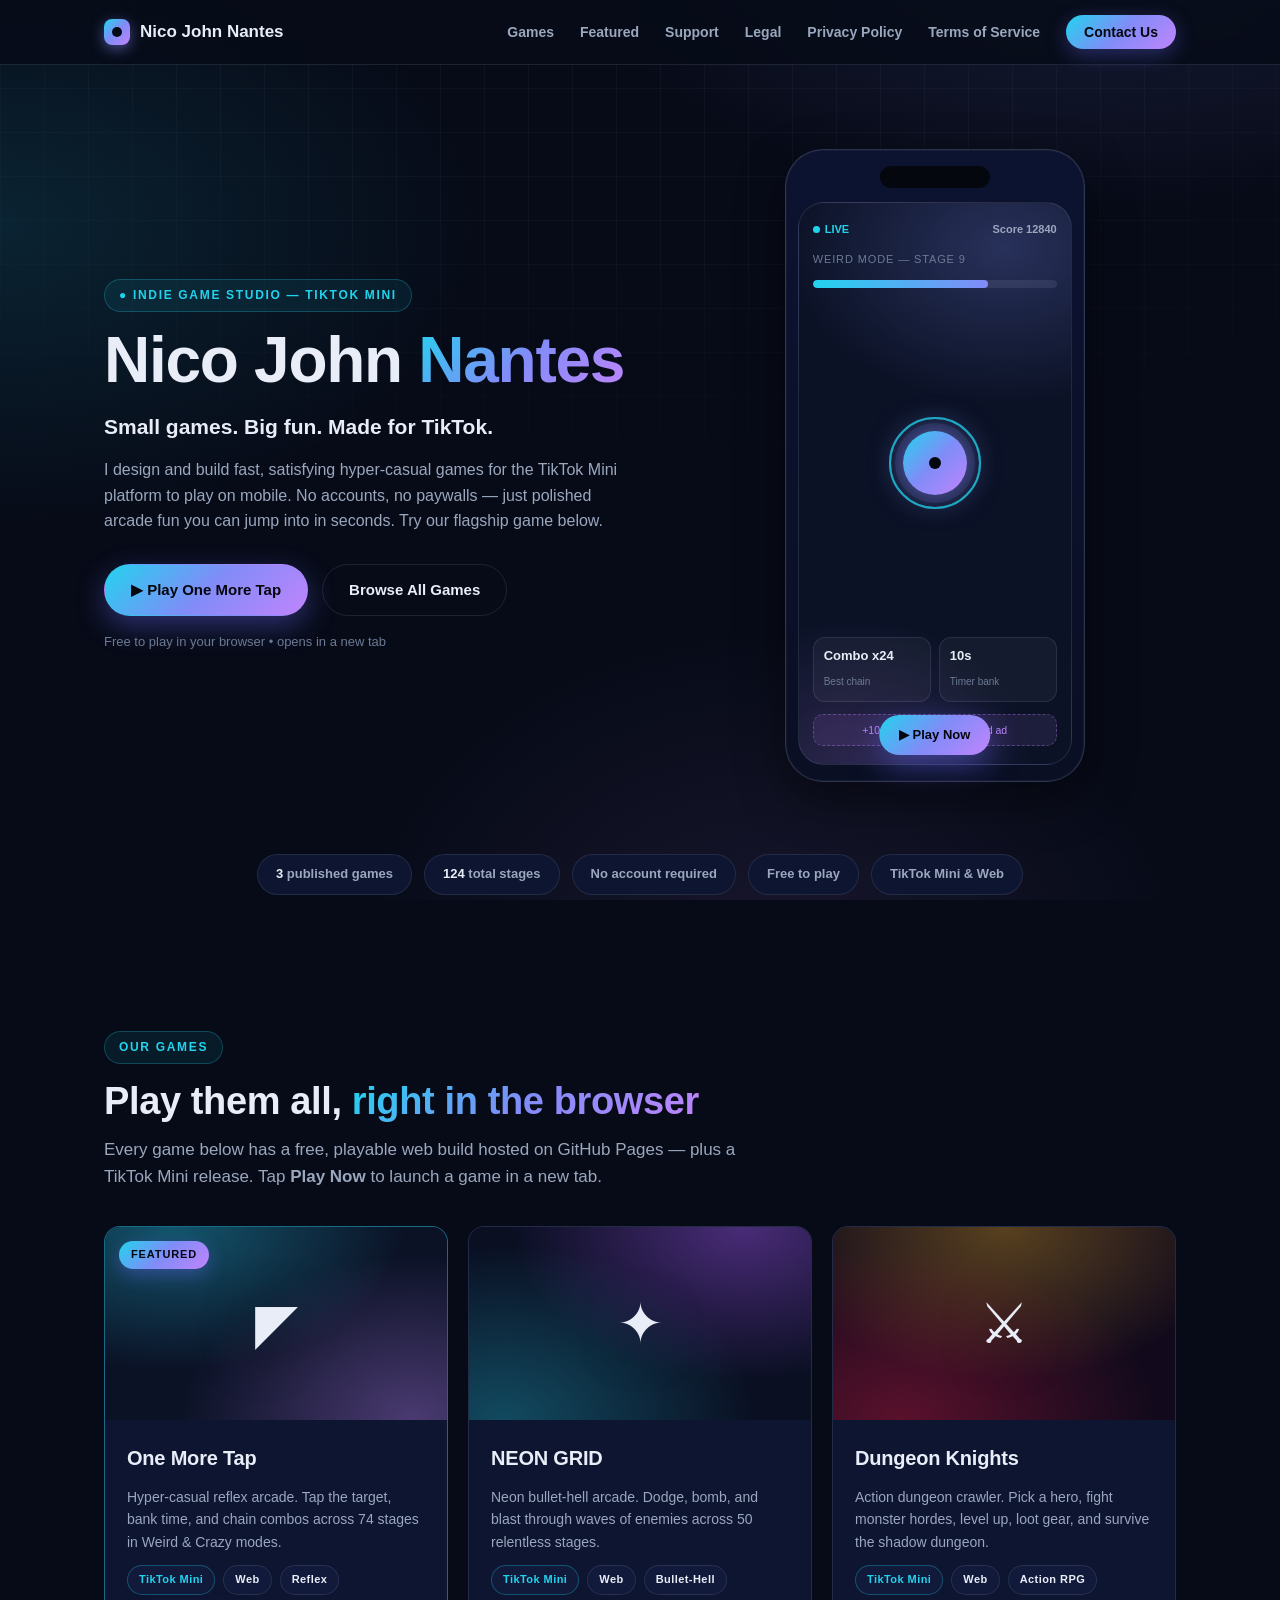
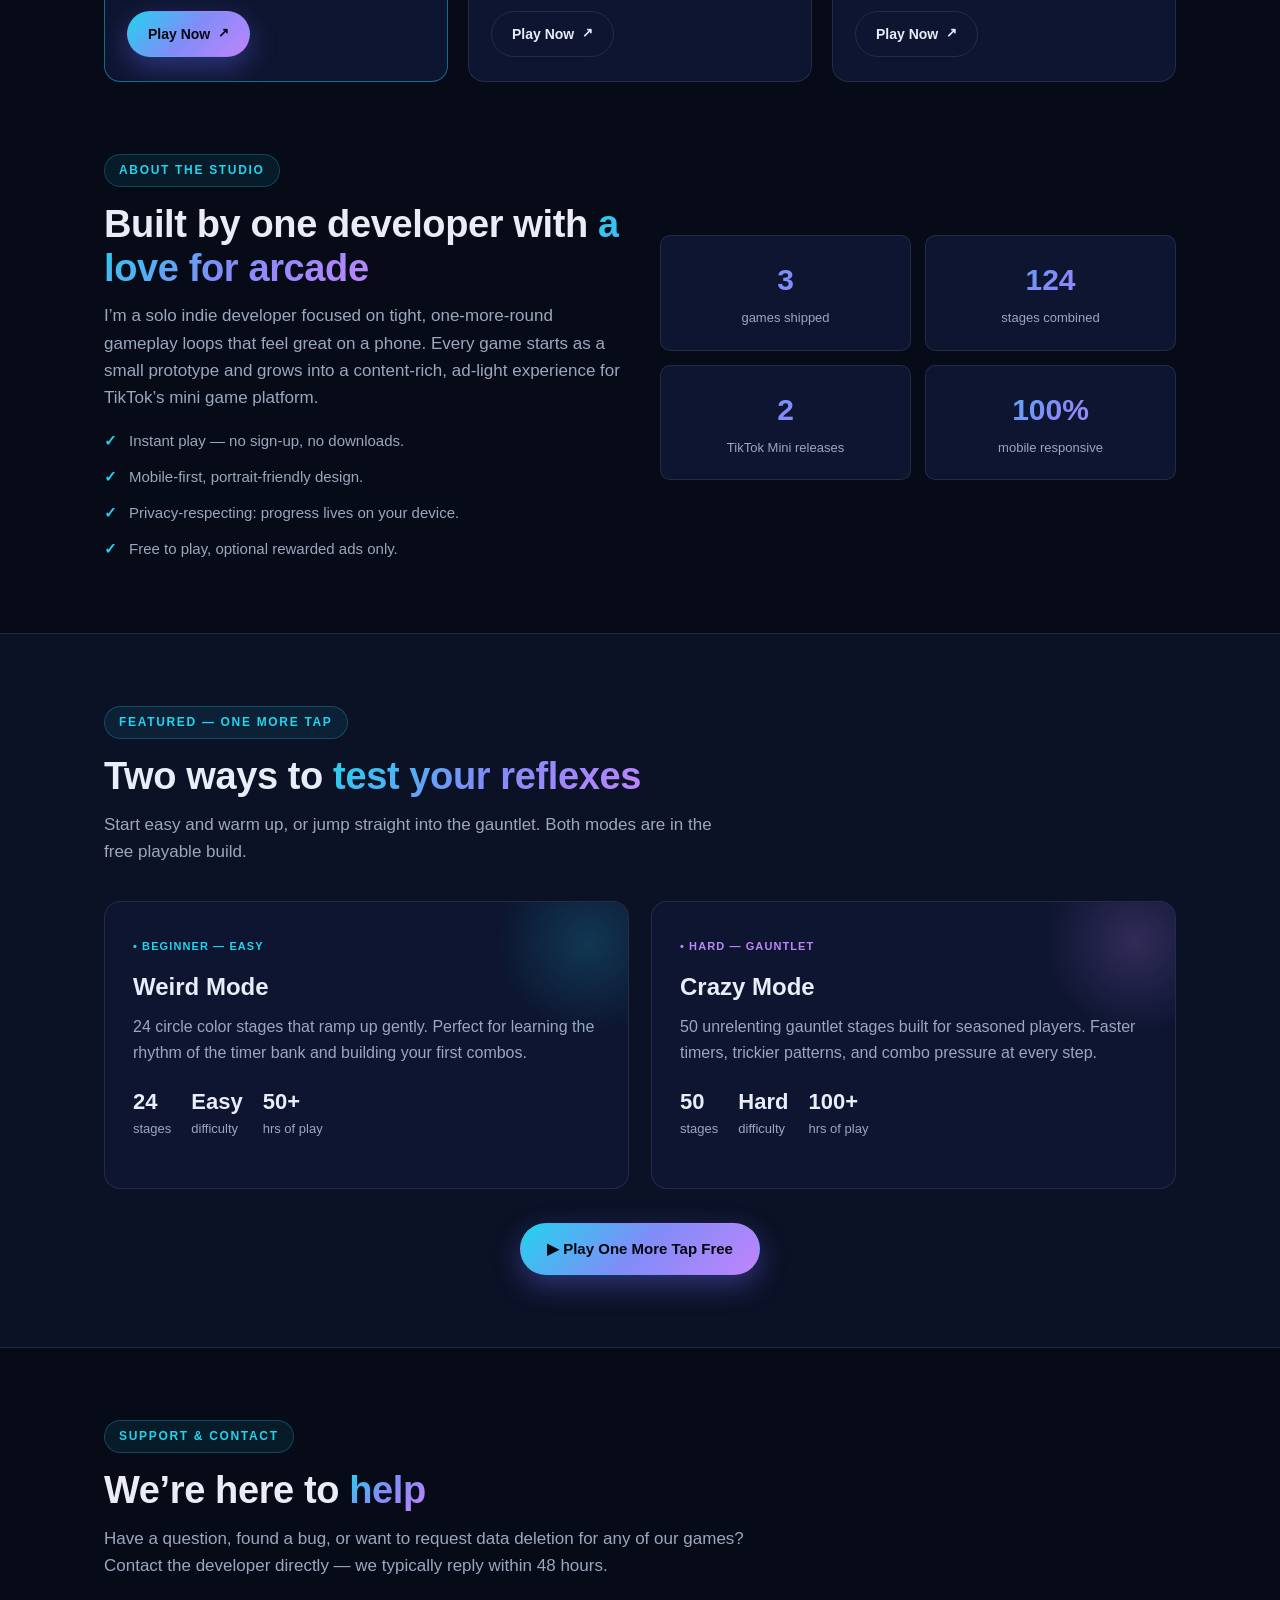
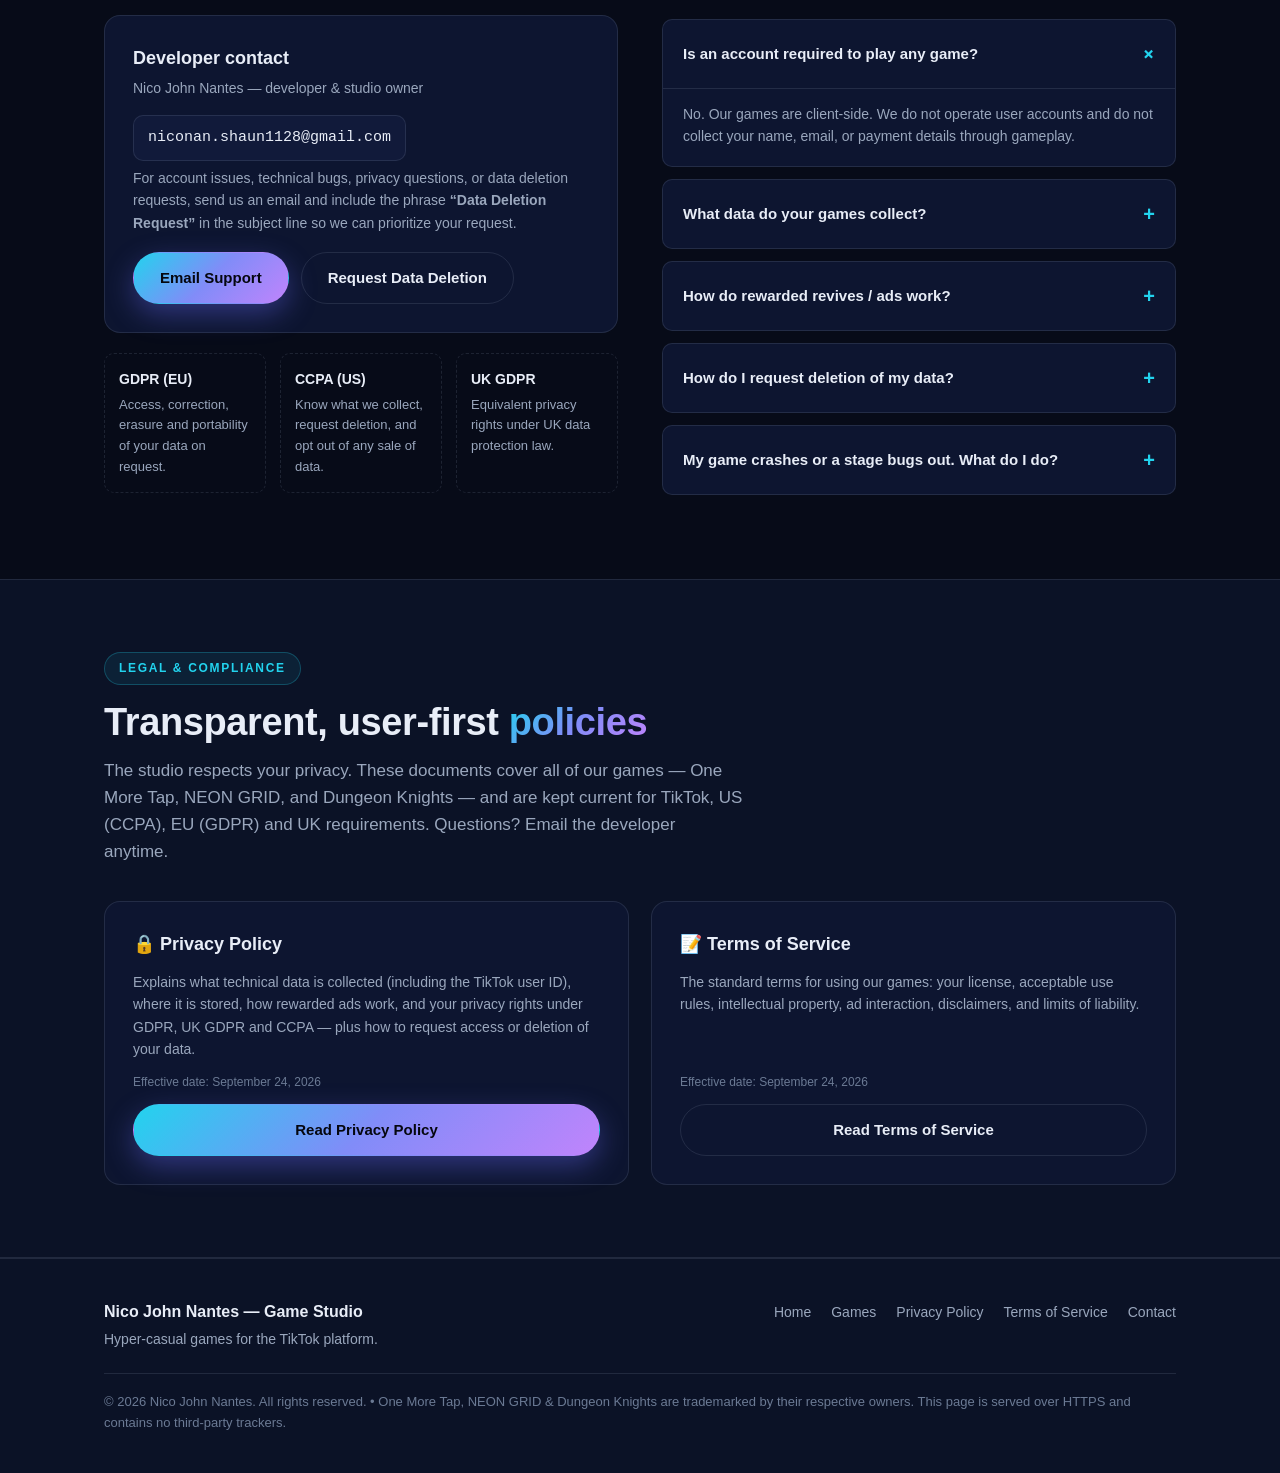
<file: index.html>
<!DOCTYPE html>
<html lang="en">
<head>
  <meta charset="UTF-8" />
  <meta name="viewport" content="width=device-width, initial-scale=1.0" />
  <title>Nico John Nantes — Game Studio | TikTok Mini Games</title>
  <meta name="description" content="Nico John Nantes is an indie game studio crafting hyper-casual games for TikTok Mini. Play One More Tap, NEON GRID, and Dungeon Knights in your browser, free." />
  <meta name="robots" content="index, follow" />
  <meta property="og:title" content="Nico John Nantes — Game Studio" />
  <meta property="og:description" content="Indie studio of hyper-casual TikTok Mini games. Play One More Tap, NEON GRID & Dungeon Knights free on the web." />
  <meta property="og:type" content="website" />
  <meta name="twitter:card" content="summary_large_image" />
  <link rel="icon" href="data:," />
  <link rel="stylesheet" href="styles.css" />
</head>
<body>

  <!-- ================= HEADER ================= -->
  <header>
    <nav class="navbar container" aria-label="Main navigation">
      <a href="index.html" class="brand">
        <span class="brand-dot" aria-hidden="true"></span>
        <span class="logo-text">Nico John Nantes</span>
      </a>

      <button class="nav-toggle" aria-label="Toggle menu" aria-expanded="false" aria-controls="nav-menu">
        <span aria-hidden="true">&#9776;</span>
      </button>

      <ul class="nav-links" id="nav-menu">
        <li><a href="index.html#games">Games</a></li>
        <li><a href="index.html#featured">Featured</a></li>
        <li><a href="index.html#support">Support</a></li>
        <li><a href="index.html#legal">Legal</a></li>
        <li><a href="privacy.html">Privacy Policy</a></li>
        <li><a href="terms.html">Terms of Service</a></li>
        <li><a href="#support" class="nav-cta">Contact Us</a></li>
      </ul>
    </nav>
  </header>

  <main>
    <!-- ================= HERO ================= -->
    <section class="hero" id="home">
      <div class="container hero-grid">
        <div class="hero-copy">
          <span class="section-label">&#9679; Indie Game Studio &mdash; TikTok Mini</span>
          <h1>Nico John <span class="text-gradient">Nantes</span></h1>
          <p class="hero-tagline">Small games. Big fun. Made for TikTok.</p>
          <p class="hero-desc">
            I design and build fast, satisfying hyper-casual games for the TikTok Mini platform
            to play on mobile. No accounts, no paywalls &mdash; just polished arcade fun you can
            jump into in seconds. Try our flagship game below.
          </p>
          <div class="hero-actions">
            <a href="https://burnekboi.github.io/one-more-tap-web/" class="btn btn-primary" target="_blank" rel="noopener">
              &#9654; Play One More Tap
            </a>
            <a href="#games" class="btn btn-ghost">Browse All Games</a>
          </div>
          <p style="font-size: 13px; margin-top: 16px; color: var(--faint);">
            Free to play in your browser &bull; opens in a new tab
          </p>
        </div>

        <div class="hero-visual" aria-hidden="true">
          <div class="phone">
            <div class="phone-notch"></div>
            <div class="phone-screen">
              <div class="phone-hud">
                <span class="live">LIVE</span>
                <span>Score 12840</span>
              </div>
              <div class="phone-mode">Weird Mode &mdash; Stage 9</div>
              <div class="timer-bar"><div class="timer-fill"></div></div>
              <div class="target">
                <div class="ring"></div>
                <div class="ring" style="animation-delay: 0.8s"></div>
                <div class="circle"><span></span></div>
              </div>
              <div class="phone-stats">
                <div class="phone-stat"><b>Combo x24</b><span>Best chain</span></div>
                <div class="phone-stat"><b>10s</b><span>Timer bank</span></div>
              </div>
              <div class="phone-reward">+10s revive &mdash; via rewarded ad</div>
            </div>
            <a class="phone-badge" href="https://burnekboi.github.io/one-more-tap-web/" target="_blank" rel="noopener">
              &#9654; Play Now
            </a>
          </div>
        </div>
      </div>
    </section>

    <!-- ================= TRUST STRIP ================= -->
    <section class="trust" aria-label="Highlights">
      <div class="container trust-row">
        <span class="trust-pill"><strong>3</strong> published games</span>
        <span class="trust-pill"><strong>124</strong> total stages</span>
        <span class="trust-pill">No account required</span>
        <span class="trust-pill">Free to play</span>
        <span class="trust-pill">TikTok Mini &amp; Web</span>
      </div>
    </section>

    <!-- ================= GAMES ================= -->
    <section class="games" id="games">
      <div class="container">
        <span class="section-label">Our games</span>
        <h2 class="section-title">Play them all, <span class="text-gradient">right in the browser</span></h2>
        <p class="section-sub">
          Every game below has a free, playable web build hosted on GitHub Pages &mdash; plus a TikTok
          Mini release. Tap <strong>Play Now</strong> to launch a game in a new tab.
        </p>

        <div class="games-grid">
          <!-- ONE MORE TAP -->
          <article class="game-card featured">
            <span class="featured-tag">Featured</span>
            <div class="game-cover omt">
              <span class="cover-glyph">&#9700;</span>
            </div>
            <div class="game-body">
              <h3>One More Tap</h3>
              <p class="game-tagline">Hyper-casual reflex arcade. Tap the target, bank time, and chain combos across 74 stages in Weird &amp; Crazy modes.</p>
              <div class="game-chips">
                <span class="chip cyan">TikTok Mini</span>
                <span class="chip">Web</span>
                <span class="chip">Reflex</span>
              </div>
              <div class="game-actions">
                <a href="https://burnekboi.github.io/one-more-tap-web/" class="btn btn-primary btn-play" target="_blank" rel="noopener">Play Now <span class="arr">&#8599;</span></a>
              </div>
            </div>
          </article>

          <!-- NEON GRID -->
          <article class="game-card">
            <div class="game-cover neon">
              <span class="cover-glyph">&#10022;</span>
            </div>
            <div class="game-body">
              <h3>NEON GRID</h3>
              <p class="game-tagline">Neon bullet-hell arcade. Dodge, bomb, and blast through waves of enemies across 50 relentless stages.</p>
              <div class="game-chips">
                <span class="chip cyan">TikTok Mini</span>
                <span class="chip">Web</span>
                <span class="chip">Bullet-Hell</span>
              </div>
              <div class="game-actions">
                <a href="https://burnekboi.github.io/KGarcade/neon-grid/" class="btn btn-ghost btn-play" target="_blank" rel="noopener">Play Now <span class="arr">&#8599;</span></a>
              </div>
            </div>
          </article>

          <!-- DUNGEON KNIGHTS -->
          <article class="game-card">
            <div class="game-cover knights">
              <span class="cover-glyph">&#9876;</span>
            </div>
            <div class="game-body">
              <h3>Dungeon Knights</h3>
              <p class="game-tagline">Action dungeon crawler. Pick a hero, fight monster hordes, level up, loot gear, and survive the shadow dungeon.</p>
              <div class="game-chips">
                <span class="chip cyan">TikTok Mini</span>
                <span class="chip">Web</span>
                <span class="chip">Action RPG</span>
              </div>
              <div class="game-actions">
                <a href="https://burnekboi.github.io/dungeon-knights-web/" class="btn btn-ghost btn-play" target="_blank" rel="noopener">Play Now <span class="arr">&#8599;</span></a>
              </div>
            </div>
          </article>
        </div>
      </div>
    </section>

    <!-- ================= ABOUT ================= -->
    <section class="about" id="about">
      <div class="container about-grid">
        <div>
          <span class="section-label">About the studio</span>
          <h2 class="section-title">Built by one developer with <span class="text-gradient">a love for arcade</span></h2>
          <p class="section-sub">
            I&rsquo;m a solo indie developer focused on tight, one-more-round gameplay loops that feel
            great on a phone. Every game starts as a small prototype and grows into a content-rich,
            ad-light experience for TikTok&rsquo;s mini game platform.
          </p>
          <ul class="about-points">
            <li><span class="tick">&#10003;</span> Instant play &mdash; no sign-up, no downloads.</li>
            <li><span class="tick">&#10003;</span> Mobile-first, portrait-friendly design.</li>
            <li><span class="tick">&#10003;</span> Privacy-respecting: progress lives on your device.</li>
            <li><span class="tick">&#10003;</span> Free to play, optional rewarded ads only.</li>
          </ul>
        </div>
        <div class="about-stats">
          <div class="stat-card"><b>3</b><span>games shipped</span></div>
          <div class="stat-card"><b>124</b><span>stages combined</span></div>
          <div class="stat-card"><b>2</b><span>TikTok Mini releases</span></div>
          <div class="stat-card"><b>100%</b><span>mobile responsive</span></div>
        </div>
      </div>
    </section>

    <!-- ================= FEATURED GAME ================= -->
    <section class="modes" id="featured">
      <div class="container">
        <span class="section-label">Featured &mdash; One More Tap</span>
        <h2 class="section-title">Two ways to <span class="text-gradient">test your reflexes</span></h2>
        <p class="section-sub">
          Start easy and warm up, or jump straight into the gauntlet. Both modes are in the free
          playable build.
        </p>

        <div class="modes-grid">
          <article class="mode-card">
            <span class="mode-tag">&bull; Beginner &mdash; Easy</span>
            <h3>Weird Mode</h3>
            <p>24 circle color stages that ramp up gently. Perfect for learning the rhythm of the timer bank and building your first combos.</p>
            <div class="mode-stats">
              <div><b>24</b> stages</div>
              <div><b>Easy</b> difficulty</div>
              <div><b>50+</b> hrs of play</div>
            </div>
          </article>
          <article class="mode-card crazy">
            <span class="mode-tag">&bull; Hard &mdash; Gauntlet</span>
            <h3>Crazy Mode</h3>
            <p>50 unrelenting gauntlet stages built for seasoned players. Faster timers, trickier patterns, and combo pressure at every step.</p>
            <div class="mode-stats">
              <div><b>50</b> stages</div>
              <div><b>Hard</b> difficulty</div>
              <div><b>100+</b> hrs of play</div>
            </div>
          </article>
        </div>

        <div style="text-align: center; margin-top: 34px;">
          <a href="https://burnekboi.github.io/one-more-tap-web/" class="btn btn-primary" target="_blank" rel="noopener">&#9654; Play One More Tap Free</a>
        </div>
      </div>
    </section>

    <!-- ================= SUPPORT & CONTACT ================= -->
    <section class="contact" id="support">
      <div class="container">
        <span class="section-label">Support &amp; Contact</span>
        <h2 class="section-title">We&rsquo;re here to <span class="text-gradient">help</span></h2>
        <p class="section-sub">
          Have a question, found a bug, or want to request data deletion for any of our games? Contact
          the developer directly &mdash; we typically reply within 48 hours.
        </p>

        <div class="contact-grid">
          <div>
            <div class="contact-card">
              <h3 style="font-size: 18px; margin-bottom: 4px;">Developer contact</h3>
              <p style="font-size: 14px;">Nico John Nantes &mdash; developer &amp; studio owner</p>
              <div class="email-wrap">
                <span class="email-badge">niconan.shaun1128@gmail.com</span>
              </div>
              <p class="contact-note">
                For account issues, technical bugs, privacy questions, or data deletion requests,
                send us an email and include the phrase <strong>&ldquo;Data Deletion Request&rdquo;</strong>
                in the subject line so we can prioritize your request.
              </p>
              <div class="contact-actions">
                <a href="mailto:niconan.shaun1128@gmail.com" class="btn btn-primary">Email Support</a>
                <a href="mailto:niconan.shaun1128@gmail.com?subject=Data%20Deletion%20Request" class="btn btn-ghost">Request Data Deletion</a>
              </div>
            </div>

            <div class="rights">
              <div class="right-item"><b>GDPR (EU)</b>Access, correction, erasure and portability of your data on request.</div>
              <div class="right-item"><b>CCPA (US)</b>Know what we collect, request deletion, and opt out of any sale of data.</div>
              <div class="right-item"><b>UK GDPR</b>Equivalent privacy rights under UK data protection law.</div>
            </div>
          </div>

          <div class="faq">
            <details class="faq-item" open>
              <summary>Is an account required to play any game?</summary>
              <div class="faq-body">No. Our games are client-side. We do not operate user accounts and do not collect your name, email, or payment details through gameplay.</div>
            </details>
            <details class="faq-item">
              <summary>What data do your games collect?</summary>
              <div class="faq-body">Gameplay progress and settings are stored locally on your device. On TikTok, the platform may provide a user ID and technical data to enable play and ads. See our <a href="privacy.html">Privacy Policy</a>.</div>
            </details>
            <details class="faq-item">
              <summary>How do rewarded revives / ads work?</summary>
              <div class="faq-body">Optional rewarded video ads let you continue playing (e.g., +10s in One More Tap, energy refills in NEON GRID). Watching ads is always optional and never required to play.</div>
            </details>
            <details class="faq-item">
              <summary>How do I request deletion of my data?</summary>
              <div class="faq-body">Email <a href="mailto:niconan.shaun1128@gmail.com">niconan.shaun1128@gmail.com</a> with the subject &ldquo;Data Deletion Request&rdquo;. We process requests within 30 days (GDPR/UK) or as required by applicable law.</div>
            </details>
            <details class="faq-item">
              <summary>My game crashes or a stage bugs out. What do I do?</summary>
              <div class="faq-body">Email us with the phrase &ldquo;Bug Report,&rdquo; the game name, your device model and TikTok version, and a short description of what happened. Screenshots or screen recordings help a lot.</div>
            </details>
          </div>
        </div>
      </div>
    </section>

    <!-- ================= COMPLIANCE ================= -->
    <section class="compliance" id="legal">
      <div class="container">
        <span class="section-label">Legal &amp; Compliance</span>
        <h2 class="section-title">Transparent, user-first <span class="text-gradient">policies</span></h2>
        <p class="section-sub">
          The studio respects your privacy. These documents cover all of our games &mdash; One More Tap,
          NEON GRID, and Dungeon Knights &mdash; and are kept current for TikTok, US (CCPA), EU (GDPR) and
          UK requirements. Questions? Email the developer anytime.
        </p>

        <div class="compliance-grid">
          <article class="legal-card">
            <h3>&#128274; Privacy Policy</h3>
            <p>
              Explains what technical data is collected (including the TikTok user ID), where it is stored,
              how rewarded ads work, and your privacy rights under GDPR, UK GDPR and CCPA &mdash; plus how to
              request access or deletion of your data.
            </p>
            <span class="legal-meta">Effective date: September 24, 2026</span>
            <a href="privacy.html" class="btn btn-primary">Read Privacy Policy</a>
          </article>
          <article class="legal-card">
            <h3>&#128221; Terms of Service</h3>
            <p>
              The standard terms for using our games: your license, acceptable use rules, intellectual
              property, ad interaction, disclaimers, and limits of liability.
            </p>
            <span class="legal-meta">Effective date: September 24, 2026</span>
            <a href="terms.html" class="btn btn-ghost">Read Terms of Service</a>
          </article>
        </div>
      </div>
    </section>
  </main>

  <!-- ================= FOOTER ================= -->
  <footer>
    <div class="container">
      <div class="footer-grid">
        <div>
          <div class="footer-brand">Nico John Nantes &mdash; Game Studio</div>
          <p style="font-size: 14px; margin-top: 4px;">Hyper-casual games for the TikTok platform.</p>
        </div>
        <ul class="footer-links">
          <li><a href="index.html">Home</a></li>
          <li><a href="index.html#games">Games</a></li>
          <li><a href="privacy.html">Privacy Policy</a></li>
          <li><a href="terms.html">Terms of Service</a></li>
          <li><a href="mailto:niconan.shaun1128@gmail.com">Contact</a></li>
        </ul>
      </div>
      <div class="footer-note">
        &copy; <span id="year">2026</span> Nico John Nantes. All rights reserved. &bull; One More Tap,
        NEON GRID &amp; Dungeon Knights are trademarked by their respective owners. This page is served
        over HTTPS and contains no third-party trackers.
      </div>
    </div>
  </footer>

  <!-- Mobile nav + footer year -->
  <script>
    (function () {
      var toggle = document.querySelector(".nav-toggle");
      var menu = document.getElementById("nav-menu");
      if (toggle && menu) {
        toggle.addEventListener("click", function () {
          var open = menu.classList.toggle("open");
          toggle.setAttribute("aria-expanded", open ? "true" : "false");
        });
      }
      document.getElementById("year").textContent = new Date().getFullYear();
    })();
  </script>
</body>
</html>
</file>
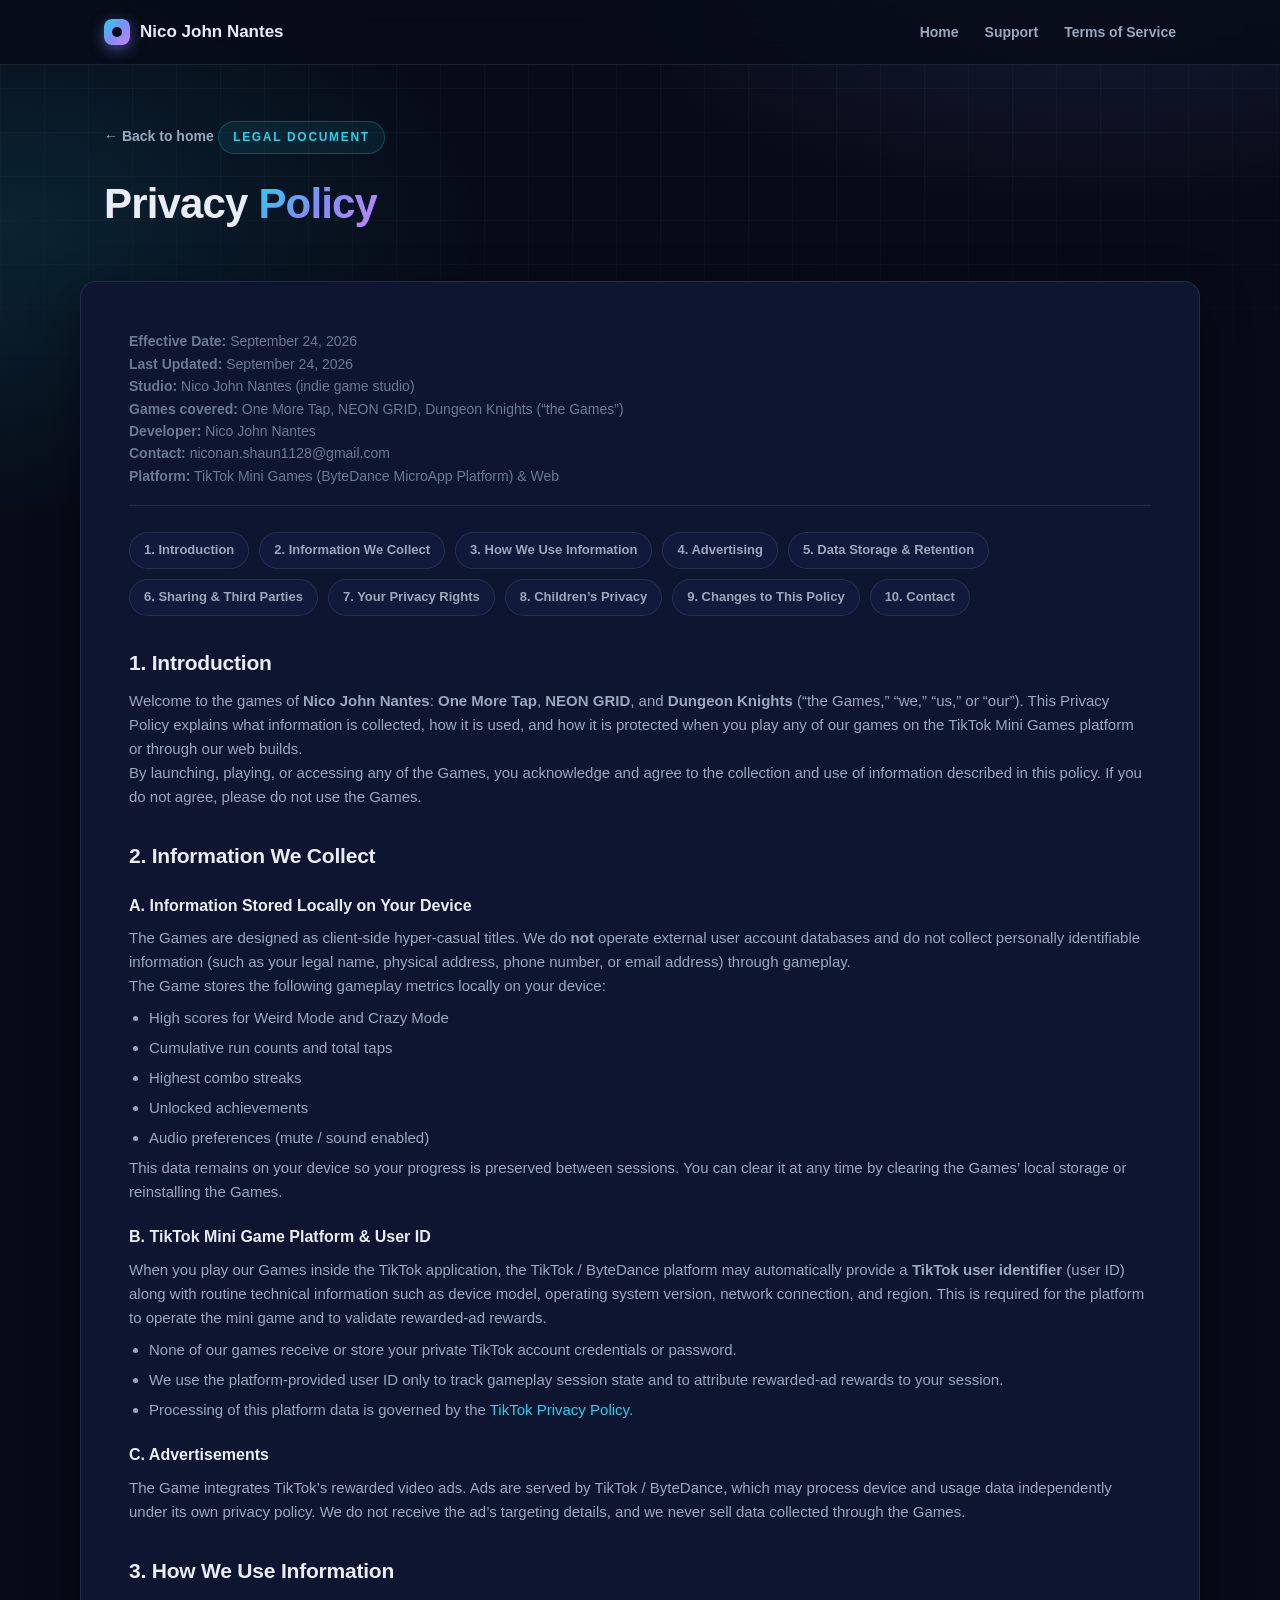
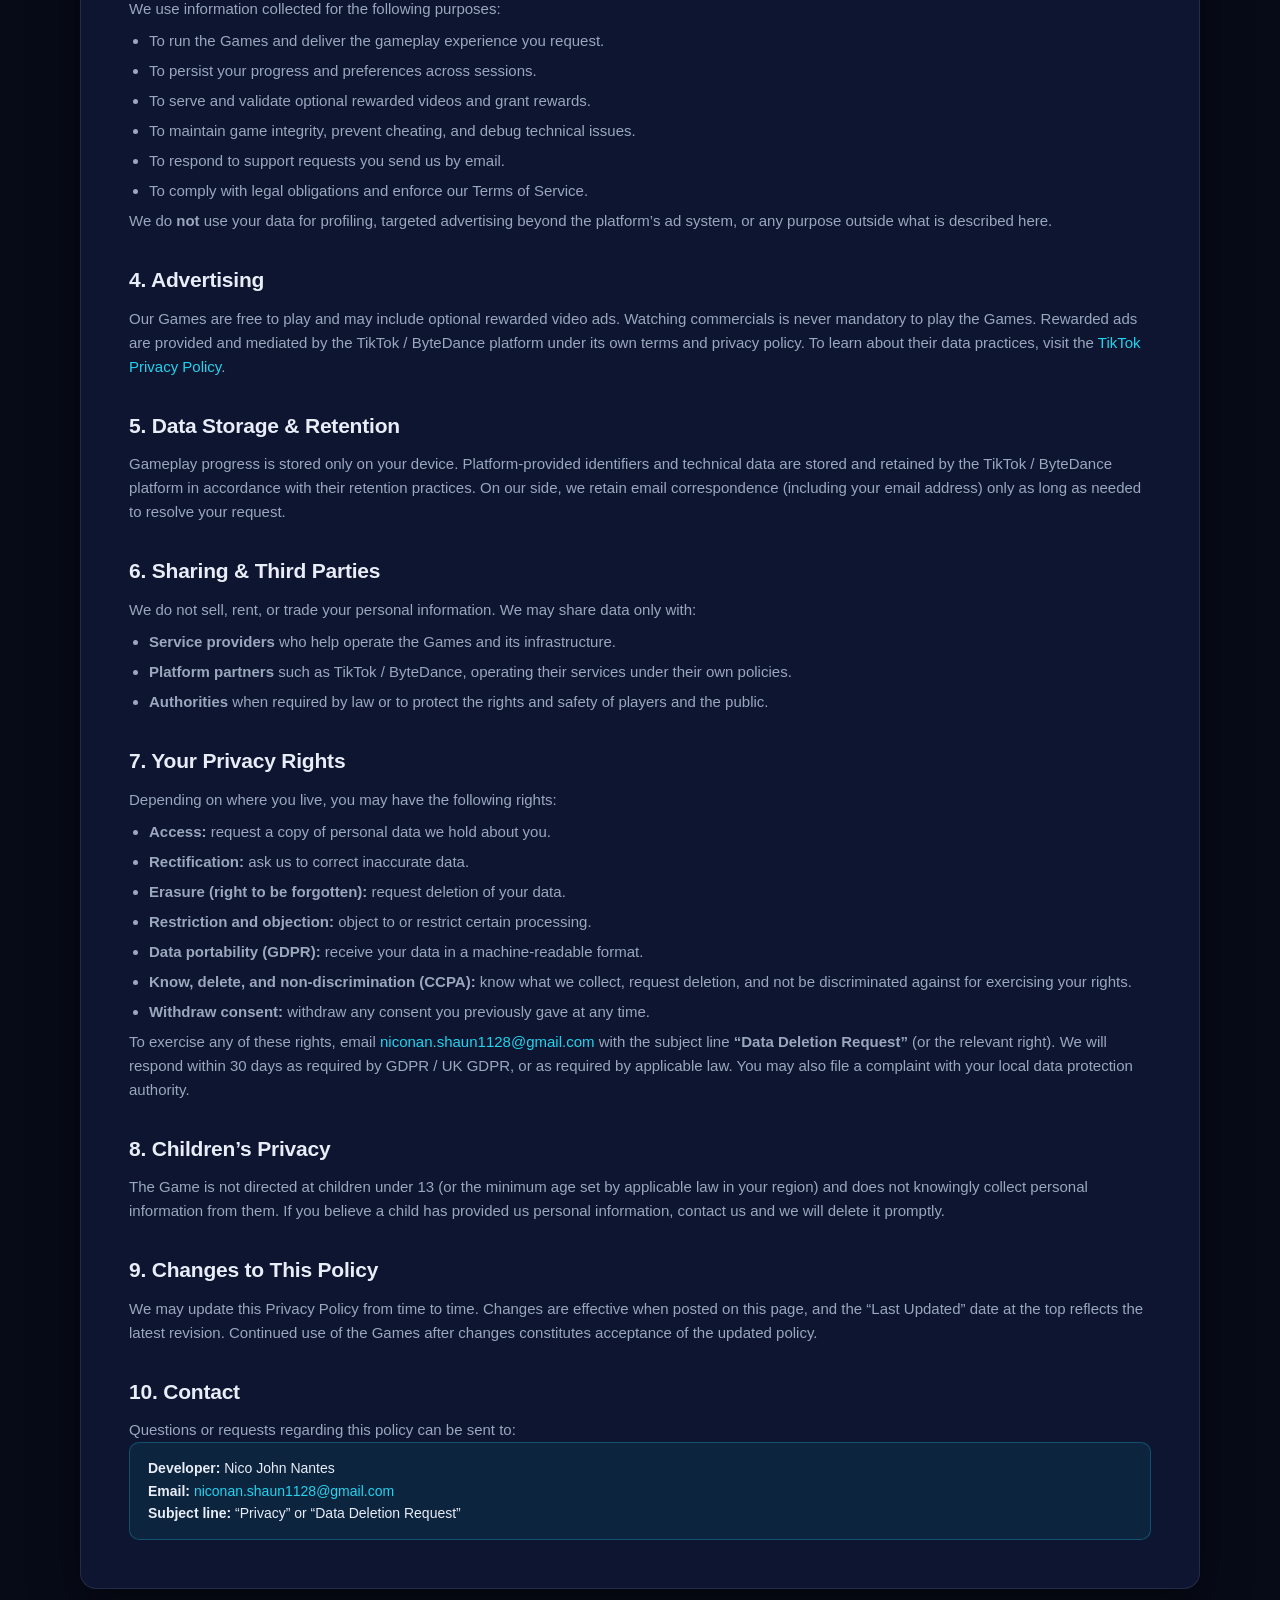
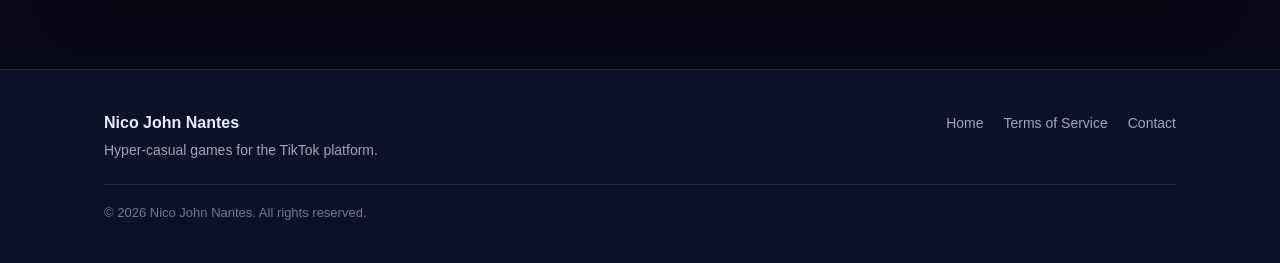
<file: privacy.html>
<!DOCTYPE html>
<html lang="en">
<head>
  <meta charset="UTF-8" />
  <meta name="viewport" content="width=device-width, initial-scale=1.0" />
  <title>Privacy Policy — Nico John Nantes Games</title>
  <meta name="description" content="Privacy Policy for the studio of Nico John Nantes and its games (One More Tap, NEON GRID, Dungeon Knights). Covers data collection, user ID handling, and GDPR, UK GDPR and CCPA rights." />
  <meta name="robots" content="index, follow" />
  <link rel="icon" href="data:," />
  <link rel="stylesheet" href="styles.css" />
</head>
<body>

  <header>
    <nav class="navbar container" aria-label="Main navigation">
      <a href="index.html" class="brand">
        <span class="brand-dot" aria-hidden="true"></span>
        <span class="logo-text">Nico John Nantes</span>
      </a>
      <ul class="nav-links">
        <li><a href="index.html">Home</a></li>
        <li><a href="index.html#support">Support</a></li>
        <li><a href="terms.html">Terms of Service</a></li>
      </ul>
    </nav>
  </header>

  <main>
    <!-- ================= LEGAL HERO ================= -->
    <section class="legal-hero">
      <div class="container">
        <a class="back-link" href="index.html">&larr; Back to home</a>
        <span class="section-label">Legal Document</span>
        <h1>Privacy <span class="text-gradient">Policy</span></h1>
      </div>
    </section>

    <section class="legal-body">
      <div class="container legal-article">
        <p class="updated">
          <strong>Effective Date:</strong> September 24, 2026<br />
          <strong>Last Updated:</strong> September 24, 2026<br />
          <strong>Studio:</strong> Nico John Nantes (indie game studio)<br />
          <strong>Games covered:</strong> One More Tap, NEON GRID, Dungeon Knights (&ldquo;the Games&rdquo;)<br />
          <strong>Developer:</strong> Nico John Nantes<br />
          <strong>Contact:</strong> niconan.shaun1128@gmail.com<br />
          <strong>Platform:</strong> TikTok Mini Games (ByteDance MicroApp Platform) &amp; Web
        </p>

        <div class="legal-toc">
          <a href="#introduction">1. Introduction</a>
          <a href="#information">2. Information We Collect</a>
          <a href="#how-we-use">3. How We Use Information</a>
          <a href="#ads">4. Advertising</a>
          <a href="#storage">5. Data Storage &amp; Retention</a>
          <a href="#sharing">6. Sharing &amp; Third Parties</a>
          <a href="#rights">7. Your Privacy Rights</a>
          <a href="#children">8. Children&rsquo;s Privacy</a>
          <a href="#changes">9. Changes to This Policy</a>
          <a href="#contact">10. Contact</a>
        </div>

        <h2 id="introduction">1. Introduction</h2>
        <p>
          Welcome to the games of <strong>Nico John Nantes</strong>: <strong>One More Tap</strong>,
          <strong>NEON GRID</strong>, and <strong>Dungeon Knights</strong> (&ldquo;the Games,&rdquo;
          &ldquo;we,&rdquo; &ldquo;us,&rdquo; or &ldquo;our&rdquo;). This Privacy Policy explains what
          information is collected, how it is used, and how it is protected when you play any of our
          games on the TikTok Mini Games platform or through our web builds.
        </p>
        <p>
          By launching, playing, or accessing any of the Games, you acknowledge and agree to the
          collection and use of information described in this policy. If you do not agree, please do not
          use the Games.
        </p>

        <h2 id="information">2. Information We Collect</h2>

        <h3>A. Information Stored Locally on Your Device</h3>
        <p>
          The Games are designed as client-side hyper-casual titles. We do <strong>not</strong> operate external
          user account databases and do not collect personally identifiable information (such as your legal name,
          physical address, phone number, or email address) through gameplay.
        </p>
        <p>The Game stores the following gameplay metrics locally on your device:</p>
        <ul>
          <li>High scores for Weird Mode and Crazy Mode</li>
          <li>Cumulative run counts and total taps</li>
          <li>Highest combo streaks</li>
          <li>Unlocked achievements</li>
          <li>Audio preferences (mute / sound enabled)</li>
        </ul>
        <p>
          This data remains on your device so your progress is preserved between sessions. You can clear it at any
          time by clearing the Games&rsquo; local storage or reinstalling the Games.
        </p>

        <h3>B. TikTok Mini Game Platform &amp; User ID</h3>
        <p>
          When you play our Games inside the TikTok application, the TikTok / ByteDance platform may automatically
          provide a <strong>TikTok user identifier</strong> (user ID) along with routine technical information such as
          device model, operating system version, network connection, and region. This is required for the platform to
          operate the mini game and to validate rewarded-ad rewards.
        </p>
        <ul>
          <li>None of our games receive or store your private TikTok account credentials or password.</li>
          <li>We use the platform-provided user ID only to track gameplay session state and to attribute rewarded-ad rewards to your session.</li>
          <li>Processing of this platform data is governed by the <a href="https://www.tiktok.com/en/privacy-policy" rel="noopener" target="_blank">TikTok Privacy Policy</a>.</li>
        </ul>

        <h3>C. Advertisements</h3>
        <p>
          The Game integrates TikTok&rsquo;s rewarded video ads. Ads are served by TikTok / ByteDance, which may
          process device and usage data independently under its own privacy policy. We do not receive the ad&rsquo;s
          targeting details, and we never sell data collected through the Games.
        </p>

        <h2 id="how-we-use">3. How We Use Information</h2>
        <p>We use information collected for the following purposes:</p>
        <ul>
          <li>To run the Games and deliver the gameplay experience you request.</li>
          <li>To persist your progress and preferences across sessions.</li>
          <li>To serve and validate optional rewarded videos and grant rewards.</li>
          <li>To maintain game integrity, prevent cheating, and debug technical issues.</li>
          <li>To respond to support requests you send us by email.</li>
          <li>To comply with legal obligations and enforce our Terms of Service.</li>
        </ul>
        <p>
          We do <strong>not</strong> use your data for profiling, targeted advertising beyond the platform&rsquo;s ad
          system, or any purpose outside what is described here.
        </p>

        <h2 id="ads">4. Advertising</h2>
        <p>
          Our Games are free to play and may include optional rewarded video ads. Watching commercials is never
          mandatory to play the Games. Rewarded ads are provided and mediated by the TikTok / ByteDance platform under
          its own terms and privacy policy. To learn about their data practices, visit the
          <a href="https://www.tiktok.com/en/privacy-policy" rel="noopener" target="_blank">TikTok Privacy Policy</a>.
        </p>

        <h2 id="storage">5. Data Storage &amp; Retention</h2>
        <p>
          Gameplay progress is stored only on your device. Platform-provided identifiers and technical data are stored
          and retained by the TikTok / ByteDance platform in accordance with their retention practices. On our side, we
          retain email correspondence (including your email address) only as long as needed to resolve your request.
        </p>

        <h2 id="sharing">6. Sharing &amp; Third Parties</h2>
        <p>
          We do not sell, rent, or trade your personal information. We may share data only with:
        </p>
        <ul>
          <li><strong>Service providers</strong> who help operate the Games and its infrastructure.</li>
          <li><strong>Platform partners</strong> such as TikTok / ByteDance, operating their services under their own policies.</li>
          <li><strong>Authorities</strong> when required by law or to protect the rights and safety of players and the public.</li>
        </ul>

        <h2 id="rights">7. Your Privacy Rights</h2>
        <p>Depending on where you live, you may have the following rights:</p>
        <ul>
          <li><strong>Access:</strong> request a copy of personal data we hold about you.</li>
          <li><strong>Rectification:</strong> ask us to correct inaccurate data.</li>
          <li><strong>Erasure (right to be forgotten):</strong> request deletion of your data.</li>
          <li><strong>Restriction and objection:</strong> object to or restrict certain processing.</li>
          <li><strong>Data portability (GDPR):</strong> receive your data in a machine-readable format.</li>
          <li><strong>Know, delete, and non-discrimination (CCPA):</strong> know what we collect, request deletion, and not be discriminated against for exercising your rights.</li>
          <li><strong>Withdraw consent:</strong> withdraw any consent you previously gave at any time.</li>
        </ul>
        <p>
          To exercise any of these rights, email
          <a href="mailto:niconan.shaun1128@gmail.com">niconan.shaun1128@gmail.com</a> with the subject line
          <strong>&ldquo;Data Deletion Request&rdquo;</strong> (or the relevant right). We will respond within 30 days
          as required by GDPR / UK GDPR, or as required by applicable law. You may also file a complaint with your
          local data protection authority.
        </p>

        <h2 id="children">8. Children&rsquo;s Privacy</h2>
        <p>
          The Game is not directed at children under 13 (or the minimum age set by applicable law in your region) and
          does not knowingly collect personal information from them. If you believe a child has provided us personal
          information, contact us and we will delete it promptly.
        </p>

        <h2 id="changes">9. Changes to This Policy</h2>
        <p>
          We may update this Privacy Policy from time to time. Changes are effective when posted on this page, and the
          &ldquo;Last Updated&rdquo; date at the top reflects the latest revision. Continued use of the Games after
          changes constitutes acceptance of the updated policy.
        </p>

        <h2 id="contact">10. Contact</h2>
        <p>
          Questions or requests regarding this policy can be sent to:
        </p>
        <div class="highlight">
          <strong>Developer:</strong> Nico John Nantes<br />
          <strong>Email:</strong> <a href="mailto:niconan.shaun1128@gmail.com">niconan.shaun1128@gmail.com</a><br />
          <strong>Subject line:</strong> &ldquo;Privacy&rdquo; or &ldquo;Data Deletion Request&rdquo;
        </div>
      </div>
    </section>
  </main>

  <footer>
    <div class="container">
      <div class="footer-grid">
        <div>
          <div class="footer-brand">Nico John Nantes</div>
          <p style="font-size: 14px; margin-top: 4px;">Hyper-casual games for the TikTok platform.</p>
        </div>
        <ul class="footer-links">
          <li><a href="index.html">Home</a></li>
          <li><a href="terms.html">Terms of Service</a></li>
          <li><a href="mailto:niconan.shaun1128@gmail.com">Contact</a></li>
        </ul>
      </div>
      <div class="footer-note">
        &copy; <span id="year">2026</span> Nico John Nantes. All rights reserved.
      </div>
    </div>
  </footer>

  <script>
    document.getElementById("year").textContent = new Date().getFullYear();
  </script>
</body>
</html>
</file>
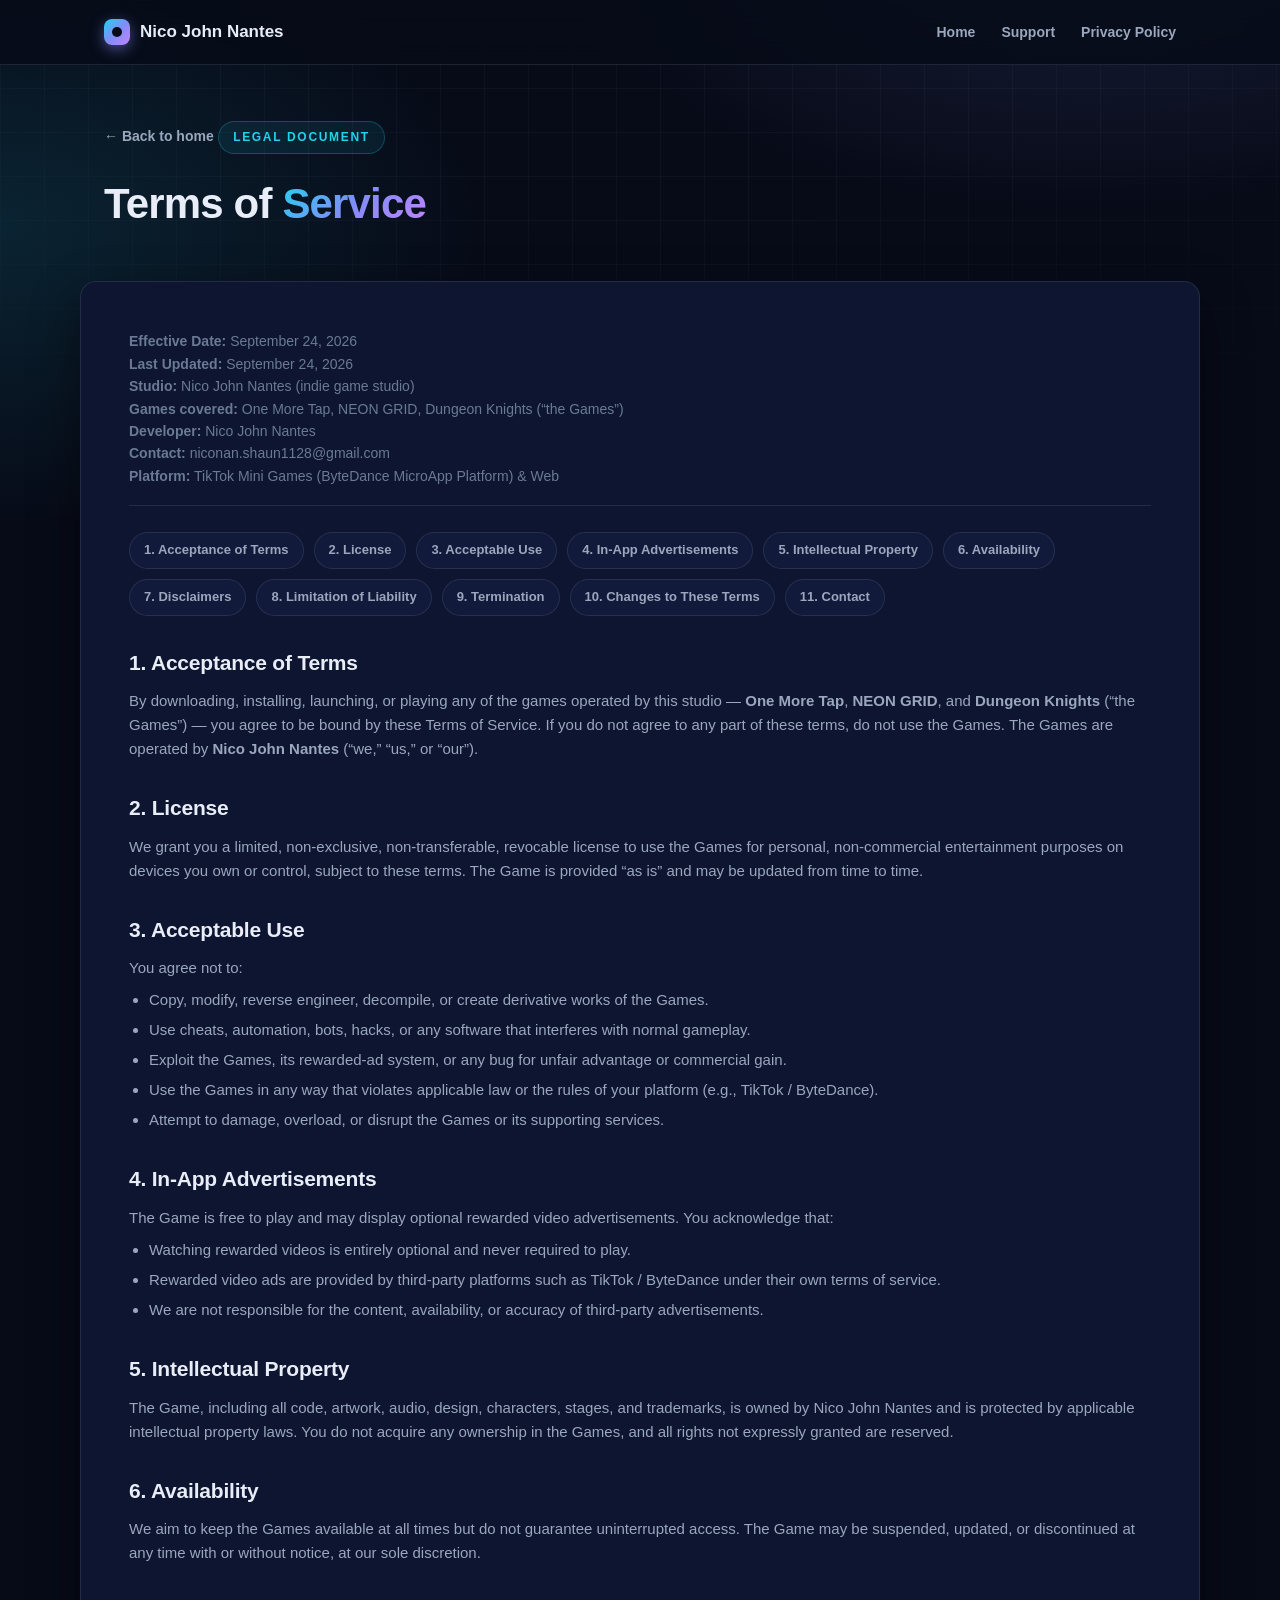
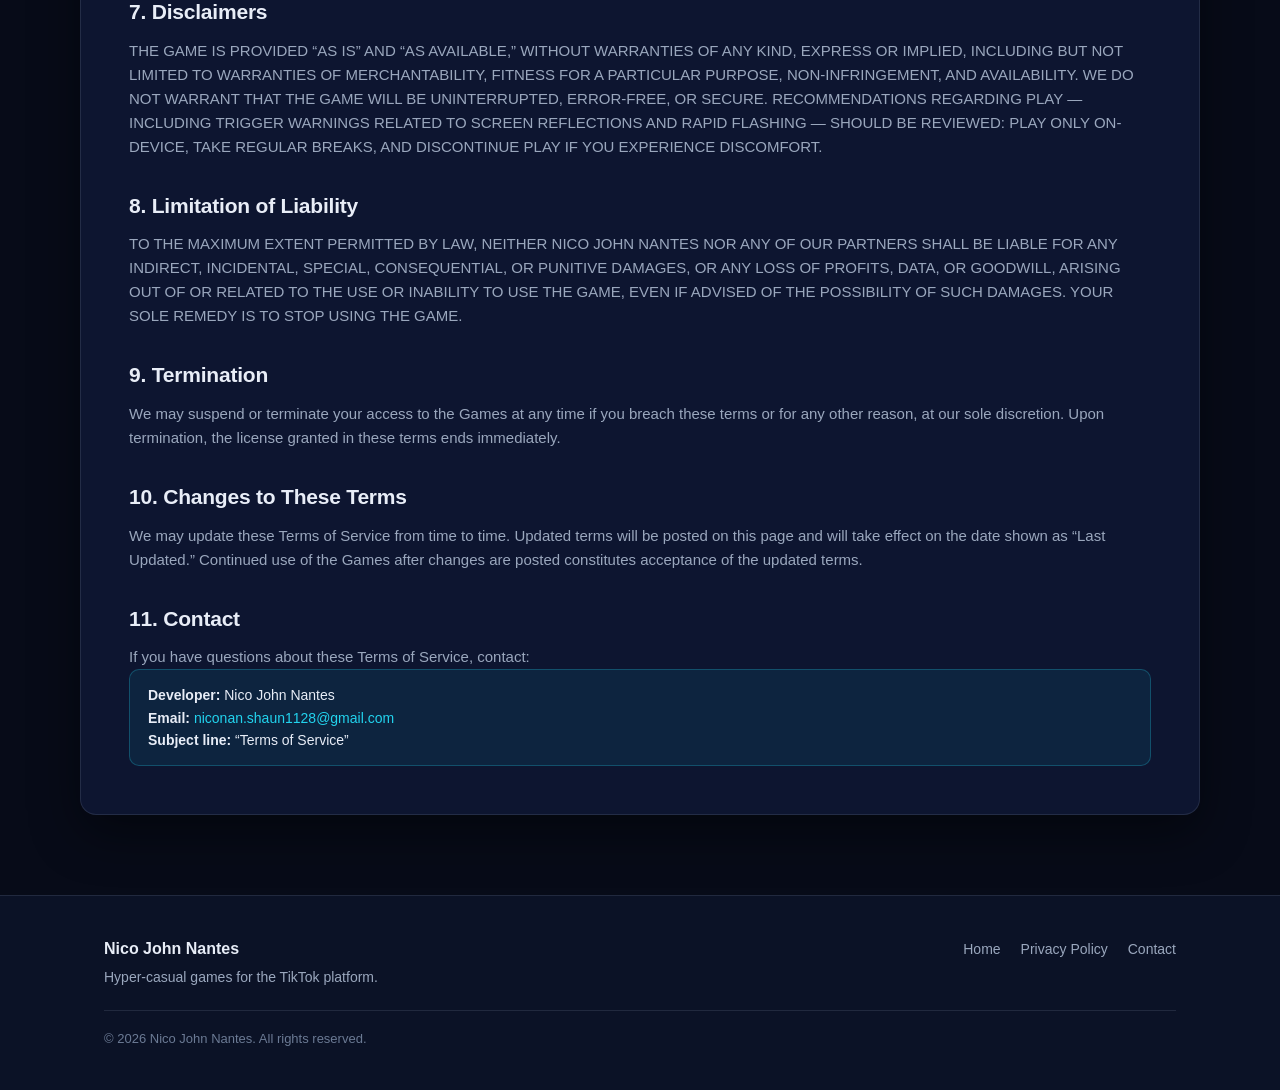
<file: terms.html>
<!DOCTYPE html>
<html lang="en">
<head>
  <meta charset="UTF-8" />
  <meta name="viewport" content="width=device-width, initial-scale=1.0" />
  <title>Terms of Service — Nico John Nantes Games</title>
  <meta name="description" content="Terms of Service for the studio of Nico John Nantes and its games (One More Tap, NEON GRID, Dungeon Knights). Standard terms of use, license, acceptable use, and disclaimers." />
  <meta name="robots" content="index, follow" />
  <link rel="icon" href="data:," />
  <link rel="stylesheet" href="styles.css" />
</head>
<body>

  <header>
    <nav class="navbar container" aria-label="Main navigation">
      <a href="index.html" class="brand">
        <span class="brand-dot" aria-hidden="true"></span>
        <span class="logo-text">Nico John Nantes</span>
      </a>
      <ul class="nav-links">
        <li><a href="index.html">Home</a></li>
        <li><a href="index.html#support">Support</a></li>
        <li><a href="privacy.html">Privacy Policy</a></li>
      </ul>
    </nav>
  </header>

  <main>
    <!-- ================= LEGAL HERO ================= -->
    <section class="legal-hero">
      <div class="container">
        <a class="back-link" href="index.html">&larr; Back to home</a>
        <span class="section-label">Legal Document</span>
        <h1>Terms of <span class="text-gradient">Service</span></h1>
      </div>
    </section>

    <section class="legal-body">
      <div class="container legal-article">
        <p class="updated">
          <strong>Effective Date:</strong> September 24, 2026<br />
          <strong>Last Updated:</strong> September 24, 2026<br />
          <strong>Studio:</strong> Nico John Nantes (indie game studio)<br />
          <strong>Games covered:</strong> One More Tap, NEON GRID, Dungeon Knights (&ldquo;the Games&rdquo;)<br />
          <strong>Developer:</strong> Nico John Nantes<br />
          <strong>Contact:</strong> niconan.shaun1128@gmail.com<br />
          <strong>Platform:</strong> TikTok Mini Games (ByteDance MicroApp Platform) &amp; Web
        </p>

        <div class="legal-toc">
          <a href="#acceptance">1. Acceptance of Terms</a>
          <a href="#license">2. License</a>
          <a href="#rules">3. Acceptable Use</a>
          <a href="#in-app">4. In-App Advertisements</a>
          <a href="#ip">5. Intellectual Property</a>
          <a href="#availability">6. Availability</a>
          <a href="#disclaimers">7. Disclaimers</a>
          <a href="#liability">8. Limitation of Liability</a>
          <a href="#termination">9. Termination</a>
          <a href="#changes">10. Changes to These Terms</a>
          <a href="#contact">11. Contact</a>
        </div>

<h2 id="acceptance">1. Acceptance of Terms</h2>
        <p>
          By downloading, installing, launching, or playing any of the games operated by this studio &mdash;
          <strong>One More Tap</strong>, <strong>NEON GRID</strong>, and <strong>Dungeon Knights</strong>
          (&ldquo;the Games&rdquo;) &mdash; you agree to be bound by these Terms of Service. If you do not
          agree to any part of these terms, do not use the Games. The Games are operated by
          <strong>Nico John Nantes</strong> (&ldquo;we,&rdquo; &ldquo;us,&rdquo; or &ldquo;our&rdquo;).
        </p>

        <h2 id="license">2. License</h2>
        <p>
          We grant you a limited, non-exclusive, non-transferable, revocable license to use the Games for personal,
          non-commercial entertainment purposes on devices you own or control, subject to these terms. The Game is
          provided &ldquo;as is&rdquo; and may be updated from time to time.
        </p>

        <h2 id="rules">3. Acceptable Use</h2>
        <p>You agree not to:</p>
        <ul>
          <li>Copy, modify, reverse engineer, decompile, or create derivative works of the Games.</li>
          <li>Use cheats, automation, bots, hacks, or any software that interferes with normal gameplay.</li>
          <li>Exploit the Games, its rewarded-ad system, or any bug for unfair advantage or commercial gain.</li>
          <li>Use the Games in any way that violates applicable law or the rules of your platform (e.g., TikTok / ByteDance).</li>
          <li>Attempt to damage, overload, or disrupt the Games or its supporting services.</li>
        </ul>

        <h2 id="in-app">4. In-App Advertisements</h2>
        <p>
          The Game is free to play and may display optional rewarded video advertisements. You acknowledge that:
        </p>
        <ul>
          <li>Watching rewarded videos is entirely optional and never required to play.</li>
          <li>Rewarded video ads are provided by third-party platforms such as TikTok / ByteDance under their own terms of service.</li>
          <li>We are not responsible for the content, availability, or accuracy of third-party advertisements.</li>
        </ul>

        <h2 id="ip">5. Intellectual Property</h2>
        <p>
          The Game, including all code, artwork, audio, design, characters, stages, and trademarks, is owned by
          Nico John Nantes and is protected by applicable intellectual property laws. You do not acquire any ownership
          in the Games, and all rights not expressly granted are reserved.
        </p>

        <h2 id="availability">6. Availability</h2>
        <p>
          We aim to keep the Games available at all times but do not guarantee uninterrupted access. The Game may be
          suspended, updated, or discontinued at any time with or without notice, at our sole discretion.
        </p>

        <h2 id="disclaimers">7. Disclaimers</h2>
        <p>
          THE GAME IS PROVIDED &ldquo;AS IS&rdquo; AND &ldquo;AS AVAILABLE,&rdquo; WITHOUT WARRANTIES OF ANY KIND,
          EXPRESS OR IMPLIED, INCLUDING BUT NOT LIMITED TO WARRANTIES OF MERCHANTABILITY, FITNESS FOR A PARTICULAR
          PURPOSE, NON-INFRINGEMENT, AND AVAILABILITY. WE DO NOT WARRANT THAT THE GAME WILL BE UNINTERRUPTED,
          ERROR-FREE, OR SECURE. RECOMMENDATIONS REGARDING PLAY &mdash; INCLUDING TRIGGER WARNINGS RELATED TO SCREEN
          REFLECTIONS AND RAPID FLASHING &mdash; SHOULD BE REVIEWED: PLAY ONLY ON-DEVICE, TAKE REGULAR BREAKS, AND
          DISCONTINUE PLAY IF YOU EXPERIENCE DISCOMFORT.
        </p>

        <h2 id="liability">8. Limitation of Liability</h2>
        <p>
          TO THE MAXIMUM EXTENT PERMITTED BY LAW, NEITHER NICO JOHN NANTES NOR ANY OF OUR PARTNERS SHALL BE LIABLE FOR
          ANY INDIRECT, INCIDENTAL, SPECIAL, CONSEQUENTIAL, OR PUNITIVE DAMAGES, OR ANY LOSS OF PROFITS, DATA, OR
          GOODWILL, ARISING OUT OF OR RELATED TO THE USE OR INABILITY TO USE THE GAME, EVEN IF ADVISED OF THE
          POSSIBILITY OF SUCH DAMAGES. YOUR SOLE REMEDY IS TO STOP USING THE GAME.
        </p>

        <h2 id="termination">9. Termination</h2>
        <p>
          We may suspend or terminate your access to the Games at any time if you breach these terms or for any other
          reason, at our sole discretion. Upon termination, the license granted in these terms ends immediately.
        </p>

        <h2 id="changes">10. Changes to These Terms</h2>
        <p>
          We may update these Terms of Service from time to time. Updated terms will be posted on this page and will
          take effect on the date shown as &ldquo;Last Updated.&rdquo; Continued use of the Games after changes are
          posted constitutes acceptance of the updated terms.
        </p>

        <h2 id="contact">11. Contact</h2>
        <p>If you have questions about these Terms of Service, contact:</p>
        <div class="highlight">
          <strong>Developer:</strong> Nico John Nantes<br />
          <strong>Email:</strong> <a href="mailto:niconan.shaun1128@gmail.com">niconan.shaun1128@gmail.com</a><br />
          <strong>Subject line:</strong> &ldquo;Terms of Service&rdquo;
        </div>
      </div>
    </section>
  </main>

  <footer>
    <div class="container">
      <div class="footer-grid">
        <div>
          <div class="footer-brand">Nico John Nantes</div>
          <p style="font-size: 14px; margin-top: 4px;">Hyper-casual games for the TikTok platform.</p>
        </div>
        <ul class="footer-links">
          <li><a href="index.html">Home</a></li>
          <li><a href="privacy.html">Privacy Policy</a></li>
          <li><a href="mailto:niconan.shaun1128@gmail.com">Contact</a></li>
        </ul>
      </div>
      <div class="footer-note">
        &copy; <span id="year">2026</span> Nico John Nantes. All rights reserved.
      </div>
    </div>
  </footer>

  <script>
    document.getElementById("year").textContent = new Date().getFullYear();
  </script>
</body>
</html>
</file>
<file: styles.css>
/* One More Tap — official developer landing page styles
   Lightweight, dependency-free, mobile-first. Pure CSS. */

:root {
  --bg: #070b18;
  --bg-soft: #0b1226;
  --surface: #0d1530;
  --surface-2: #111a3a;
  --border: rgba(148, 163, 184, 0.16);
  --text: #e8edf7;
  --muted: #9aa7bd;
  --faint: #6b7a94;
  --cyan: #22d3ee;
  --indigo: #818cf8;
  --violet: #c084fc;
  --accent: linear-gradient(135deg, #22d3ee 0%, #818cf8 50%, #c084fc 100%);
  --radius: 16px;
  --radius-sm: 10px;
  --shadow: 0 18px 50px rgba(0, 0, 0, 0.45);
  --font: -apple-system, BlinkMacSystemFont, "Segoe UI", Roboto, Helvetica,
    Arial, sans-serif;
  --maxw: 1120px;
}

* {
  box-sizing: border-box;
  margin: 0;
  padding: 0;
}

html {
  scroll-behavior: smooth;
}

body {
  font-family: var(--font);
  background: var(--bg);
  color: var(--text);
  line-height: 1.6;
  -webkit-font-smoothing: antialiased;
  overflow-x: hidden;
}

/* ---------- ambient background ---------- */
body::before {
  content: "";
  position: fixed;
  inset: 0;
  z-index: -2;
  background:
    radial-gradient(900px 500px at 85% -10%, rgba(129, 140, 248, 0.16), transparent 60%),
    radial-gradient(800px 500px at 0% 25%, rgba(34, 211, 238, 0.12), transparent 60%),
    radial-gradient(700px 600px at 60% 110%, rgba(192, 132, 252, 0.10), transparent 60%),
    var(--bg);
}

/* faint grid overlay for depth */
body::after {
  content: "";
  position: fixed;
  inset: 0;
  z-index: -1;
  background-image:
    linear-gradient(rgba(148, 163, 184, 0.05) 1px, transparent 1px),
    linear-gradient(90deg, rgba(148, 163, 184, 0.05) 1px, transparent 1px);
  background-size: 44px 44px;
  mask-image: radial-gradient(ellipse 90% 60% at 50% 0%, #000 40%, transparent 100%);
  -webkit-mask-image: radial-gradient(ellipse 90% 60% at 50% 0%, #000 40%, transparent 100%);
  pointer-events: none;
}

img {
  max-width: 100%;
  display: block;
}

a {
  color: var(--cyan);
  text-decoration: none;
  transition: color 0.2s ease;
}

a:hover {
  color: #7df4ff;
}

p {
  color: var(--muted);
}

.container {
  width: 100%;
  max-width: var(--maxw);
  margin: 0 auto;
  padding: 0 24px;
}

section {
  padding: 72px 0;
}

/* ---------- utilities ---------- */
.section-label {
  display: inline-flex;
  align-items: center;
  gap: 8px;
  font-size: 12px;
  font-weight: 700;
  letter-spacing: 0.14em;
  text-transform: uppercase;
  color: var(--cyan);
  background: rgba(34, 211, 238, 0.08);
  border: 1px solid rgba(34, 211, 238, 0.25);
  border-radius: 999px;
  padding: 6px 14px;
  margin-bottom: 16px;
}

.section-title {
  font-size: clamp(26px, 4vw, 38px);
  line-height: 1.15;
  letter-spacing: -0.01em;
  margin-bottom: 12px;
}

.section-sub {
  font-size: clamp(15px, 2vw, 17px);
  max-width: 640px;
}

.text-gradient {
  background: var(--accent);
  -webkit-background-clip: text;
  background-clip: text;
  -webkit-text-fill-color: transparent;
  color: transparent;
}

/* ---------- header / nav ---------- */
header {
  position: sticky;
  top: 0;
  z-index: 50;
  background: rgba(7, 11, 24, 0.82);
  backdrop-filter: blur(14px);
  -webkit-backdrop-filter: blur(14px);
  border-bottom: 1px solid var(--border);
}

.navbar {
  display: flex;
  align-items: center;
  justify-content: space-between;
  height: 64px;
}

.brand {
  display: flex;
  align-items: center;
  gap: 10px;
  font-weight: 800;
  font-size: 17px;
  color: var(--text);
}

.brand-dot {
  width: 26px;
  height: 26px;
  border-radius: 8px;
  background: var(--accent);
  box-shadow: 0 4px 14px rgba(129, 140, 248, 0.5);
  position: relative;
}

.brand-dot::after {
  content: "";
  position: absolute;
  inset: 8px;
  background: var(--bg);
  border-radius: 999px;
}

.nav-links {
  display: flex;
  align-items: center;
  gap: 26px;
  list-style: none;
}

.nav-links a {
  color: var(--muted);
  font-size: 14px;
  font-weight: 600;
}

.nav-links a:hover {
  color: var(--text);
}

.nav-cta {
  background: var(--accent);
  color: #05070f !important;
  font-weight: 700;
  font-size: 14px;
  padding: 9px 18px;
  border-radius: 999px;
  transition: transform 0.15s ease, box-shadow 0.2s ease;
  box-shadow: 0 6px 20px rgba(99, 102, 241, 0.35);
}

.nav-cta:hover {
  color: #05070f;
  transform: translateY(-1px);
  box-shadow: 0 10px 26px rgba(99, 102, 241, 0.45);
}

.nav-toggle {
  display: none;
  background: none;
  border: 1px solid var(--border);
  border-radius: 8px;
  width: 42px;
  height: 42px;
  cursor: pointer;
  align-items: center;
  justify-content: center;
  color: var(--text);
  font-size: 20px;
}

/* ---------- hero ---------- */
.hero {
  position: relative;
  padding: 84px 0 72px;
}

.hero-grid {
  display: grid;
  grid-template-columns: 1.05fr 0.95fr;
  gap: 56px;
  align-items: center;
}

.hero h1 {
  font-size: clamp(40px, 6.5vw, 64px);
  line-height: 1.03;
  letter-spacing: -0.02em;
  margin-bottom: 16px;
}

.hero-tagline {
  font-size: clamp(17px, 2.4vw, 21px);
  font-weight: 600;
  color: var(--text);
  margin-bottom: 14px;
}

.hero-desc {
  font-size: 16px;
  max-width: 520px;
  margin-bottom: 30px;
}

.hero-meta {
  display: inline-flex;
  align-items: center;
  gap: 10px;
  font-size: 14px;
  color: var(--muted);
  border: 1px solid var(--border);
  background: var(--surface);
  border-radius: 999px;
  padding: 8px 16px;
  margin-bottom: 28px;
}

.hero-meta .avatar {
  width: 26px;
  height: 26px;
  border-radius: 999px;
  background: var(--accent);
  display: grid;
  place-items: center;
  font-size: 11px;
  font-weight: 800;
  color: #05070f;
  flex: none;
}

.hero-actions {
  display: flex;
  flex-wrap: wrap;
  gap: 14px;
}

.btn {
  display: inline-flex;
  align-items: center;
  justify-content: center;
  gap: 9px;
  font-size: 15px;
  font-weight: 700;
  padding: 13px 26px;
  border-radius: 999px;
  border: 1px solid transparent;
  cursor: pointer;
  transition: transform 0.15s ease, box-shadow 0.2s ease, background 0.2s ease;
}

.btn:hover {
  transform: translateY(-2px);
}

.btn-primary {
  background: var(--accent);
  color: #05070f;
  box-shadow: 0 10px 28px rgba(99, 102, 241, 0.4);
}

.btn-primary:hover {
  box-shadow: 0 14px 34px rgba(99, 102, 241, 0.55);
}

.btn-ghost {
  background: transparent;
  border-color: var(--border);
  color: var(--text);
}

.btn-ghost:hover {
  border-color: rgba(34, 211, 238, 0.5);
  background: rgba(34, 211, 238, 0.06);
}

/* hero phone mockup */
.hero-visual {
  display: flex;
  justify-content: center;
}

.phone {
  width: 300px;
  max-width: 80vw;
  aspect-ratio: 9 / 19;
  border-radius: 38px;
  background: linear-gradient(180deg, #0c1330 0%, #0a0f24 100%);
  border: 1px solid rgba(148, 163, 184, 0.25);
  box-shadow: var(--shadow), 0 0 0 1px rgba(255, 255, 255, 0.04) inset;
  padding: 12px;
  position: relative;
  animation: float 6s ease-in-out infinite;
}

.phone-notch {
  width: 110px;
  height: 22px;
  border-radius: 999px;
  background: #05070f;
  margin: 4px auto 14px;
}

.phone-screen {
  height: calc(100% - 44px);
  border-radius: 26px;
  background: radial-gradient(360px 260px at 75% 8%, rgba(129, 140, 248, 0.25), transparent 60%),
    radial-gradient(300px 240px at 20% 100%, rgba(192, 132, 252, 0.18), transparent 60%),
    #0b1226;
  border: 1px solid var(--border);
  padding: 18px 14px;
  display: flex;
  flex-direction: column;
  gap: 12px;
  overflow: hidden;
}

.phone-hud {
  display: flex;
  justify-content: space-between;
  font-size: 11px;
  color: var(--muted);
  font-weight: 600;
}

.phone-hud .live {
  color: var(--cyan);
  display: inline-flex;
  align-items: center;
  gap: 5px;
}

.phone-hud .live::before {
  content: "";
  width: 7px;
  height: 7px;
  border-radius: 999px;
  background: var(--cyan);
  animation: pulse 1.6s ease infinite;
}

.phone-mode {
  font-size: 11px;
  color: var(--faint);
  letter-spacing: 0.08em;
  text-transform: uppercase;
}

.timer-bar {
  height: 8px;
  border-radius: 999px;
  background: rgba(148, 163, 184, 0.15);
  overflow: hidden;
}

.timer-fill {
  height: 100%;
  width: 72%;
  border-radius: 999px;
  background: linear-gradient(90deg, var(--cyan), var(--indigo));
}

.target {
  flex: 1;
  display: grid;
  place-items: center;
  position: relative;
}

.target .ring {
  position: absolute;
  width: 92px;
  height: 92px;
  border-radius: 999px;
  border: 2px solid rgba(34, 211, 238, 0.5);
  animation: ripple 2.4s ease-out infinite;
}

.target .circle {
  width: 64px;
  height: 64px;
  border-radius: 999px;
  background: var(--accent);
  display: grid;
  place-items: center;
  box-shadow: 0 0 32px rgba(129, 140, 248, 0.7), 0 0 0 8px rgba(129, 140, 248, 0.12);
  animation: pulse 2.2s ease infinite;
}

.target .circle span {
  width: 12px;
  height: 12px;
  border-radius: 999px;
  background: #05070f;
}

.phone-stats {
  display: grid;
  grid-template-columns: 1fr 1fr;
  gap: 8px;
}

.phone-stat {
  background: rgba(255, 255, 255, 0.04);
  border: 1px solid var(--border);
  border-radius: 12px;
  padding: 8px 10px;
}

.phone-stat b {
  display: block;
  font-size: 13px;
  color: var(--text);
}

.phone-stat span {
  font-size: 10px;
  color: var(--faint);
}

.phone-reward {
  font-size: 10.5px;
  text-align: center;
  color: var(--violet);
  background: rgba(192, 132, 252, 0.1);
  border: 1px dashed rgba(192, 132, 252, 0.35);
  border-radius: 10px;
  padding: 7px 8px;
}

@keyframes float {
  0%, 100% { transform: translateY(0); }
  50% { transform: translateY(-12px); }
}

@keyframes ripple {
  0% { transform: scale(0.8); opacity: 0.9; }
  100% { transform: scale(1.9); opacity: 0; }
}

@keyframes pulse {
  0%, 100% { opacity: 1; }
  50% { opacity: 0.55; }
}

/* ---------- trust strip ---------- */
.trust {
  padding: 0 0 64px;
}

.trust-row {
  display: flex;
  flex-wrap: wrap;
  justify-content: center;
  gap: 12px;
}

.trust-pill {
  font-size: 13px;
  font-weight: 600;
  color: var(--muted);
  border: 1px solid var(--border);
  background: var(--surface);
  border-radius: 999px;
  padding: 9px 18px;
}

.trust-pill strong {
  color: var(--text);
}

/* ---------- features ---------- */
.features-grid {
  display: grid;
  grid-template-columns: repeat(4, 1fr);
  gap: 18px;
  margin-top: 36px;
}

.feature-card {
  background: var(--surface);
  border: 1px solid var(--border);
  border-radius: var(--radius);
  padding: 24px 22px;
  transition: transform 0.2s ease, border-color 0.2s ease;
}

.feature-card:hover {
  transform: translateY(-4px);
  border-color: rgba(34, 211, 238, 0.4);
}

.feature-icon {
  width: 46px;
  height: 46px;
  border-radius: 12px;
  background: rgba(129, 140, 248, 0.12);
  border: 1px solid rgba(129, 140, 248, 0.25);
  display: grid;
  place-items: center;
  color: var(--indigo);
  font-size: 20px;
  margin-bottom: 16px;
}

.feature-card h3 {
  font-size: 16px;
  margin-bottom: 8px;
}

.feature-card p {
  font-size: 14px;
}

/* ---------- modes ---------- */
.modes {
  background: var(--bg-soft);
  border-top: 1px solid var(--border);
  border-bottom: 1px solid var(--border);
}

.modes-grid {
  display: grid;
  grid-template-columns: 1fr 1fr;
  gap: 22px;
  margin-top: 36px;
}

.mode-card {
  position: relative;
  overflow: hidden;
  background: var(--surface);
  border: 1px solid var(--border);
  border-radius: var(--radius);
  padding: 30px 28px;
}

.mode-card::before {
  content: "";
  position: absolute;
  top: -60px;
  right: -60px;
  width: 200px;
  height: 200px;
  border-radius: 999px;
  background: radial-gradient(circle, rgba(34, 211, 238, 0.18), transparent 65%);
}

.mode-card.crazy::before {
  background: radial-gradient(circle, rgba(192, 132, 252, 0.2), transparent 65%);
}

.mode-tag {
  display: inline-block;
  font-size: 11px;
  font-weight: 800;
  letter-spacing: 0.1em;
  text-transform: uppercase;
  color: var(--cyan);
  margin-bottom: 12px;
}

.mode-card.crazy .mode-tag {
  color: var(--violet);
}

.mode-card h3 {
  font-size: 24px;
  margin-bottom: 8px;
}

.mode-stats {
  display: flex;
  gap: 20px;
  margin: 18px 0;
}

.mode-stats > div {
  font-size: 13px;
  color: var(--muted);
}

.mode-stats b {
  display: block;
  font-size: 22px;
  color: var(--text);
}

/* ---------- support / contact ---------- */
.contact-grid {
  display: grid;
  grid-template-columns: 1fr 1fr;
  gap: 44px;
  align-items: start;
  margin-top: 36px;
}

.contact-card {
  background: var(--surface);
  border: 1px solid var(--border);
  border-radius: var(--radius);
  padding: 28px;
}

.email-wrap {
  display: flex;
  align-items: center;
  gap: 12px;
  flex-wrap: wrap;
  margin: 16px 0 6px;
}

.email-badge {
  font-family: ui-monospace, SFMono-Regular, Menlo, Consolas, monospace;
  font-size: 15px;
  color: var(--text);
  background: var(--surface-2);
  border: 1px solid var(--border);
  border-radius: 10px;
  padding: 10px 14px;
  word-break: break-all;
}

.contact-note {
  font-size: 14px;
}

.contact-actions {
  display: flex;
  flex-wrap: wrap;
  gap: 12px;
  margin-top: 18px;
}

/* FAQ */
.faq {
  margin-top: 4px;
}

details.faq-item {
  background: var(--surface);
  border: 1px solid var(--border);
  border-radius: var(--radius-sm);
  margin-bottom: 12px;
  overflow: hidden;
}

details.faq-item summary {
  list-style: none;
  cursor: pointer;
  padding: 18px 20px;
  font-weight: 600;
  font-size: 15px;
  color: var(--text);
  display: flex;
  align-items: center;
  justify-content: space-between;
  gap: 12px;
}

details.faq-item summary::-webkit-details-marker {
  display: none;
}

details.faq-item summary::after {
  content: "+";
  font-size: 20px;
  color: var(--cyan);
  transition: transform 0.2s ease;
  flex: none;
}

details.faq-item[open] summary::after {
  transform: rotate(45deg);
}

details.faq-item .faq-body {
  padding: 0 20px 18px;
  font-size: 14px;
  color: var(--muted);
  border-top: 1px solid var(--border);
  padding-top: 14px;
}

/* ---------- compliance ---------- */
.compliance {
  background: var(--bg-soft);
  border-top: 1px solid var(--border);
  border-bottom: 1px solid var(--border);
}

.compliance-grid {
  display: grid;
  grid-template-columns: 1fr 1fr;
  gap: 22px;
  margin-top: 36px;
}

.legal-card {
  background: var(--surface);
  border: 1px solid var(--border);
  border-radius: var(--radius);
  padding: 28px;
  display: flex;
  flex-direction: column;
  gap: 12px;
}

.legal-card h3 {
  font-size: 18px;
}

.legal-card p {
  font-size: 14px;
  flex: 1;
}

.legal-meta {
  font-size: 12px;
  color: var(--faint);
}

/* ---------- data rights ---------- */
.rights {
  display: grid;
  grid-template-columns: repeat(3, 1fr);
  gap: 14px;
  margin-top: 20px;
}

.right-item {
  border: 1px dashed var(--border);
  border-radius: var(--radius-sm);
  padding: 14px;
  font-size: 13px;
  color: var(--muted);
}

.right-item b {
  display: block;
  color: var(--text);
  margin-bottom: 4px;
  font-size: 14px;
}

/* ---------- footer ---------- */
footer {
  border-top: 1px solid var(--border);
  padding: 40px 0;
  background: var(--bg-soft);
}

.footer-grid {
  display: flex;
  flex-wrap: wrap;
  justify-content: space-between;
  gap: 20px;
}

.footer-brand {
  font-weight: 800;
  font-size: 16px;
}

.footer-links {
  display: flex;
  flex-wrap: wrap;
  gap: 20px;
  list-style: none;
}

.footer-links a,
.footer-note a {
  color: var(--muted);
  font-size: 14px;
}

.footer-links a:hover,
.footer-note a:hover {
  color: var(--text);
}

.footer-note {
  margin-top: 22px;
  padding-top: 18px;
  border-top: 1px solid var(--border);
  font-size: 13px;
  color: var(--faint);
}

/* ---------- legal pages ---------- */
.legal-hero {
  padding: 56px 0 16px;
}

.legal-hero h1 {
  font-size: clamp(28px, 4.5vw, 42px);
  letter-spacing: -0.02em;
  margin-bottom: 8px;
}

.legal-hero .back-link {
  display: inline-flex;
  align-items: center;
  gap: 7px;
  font-size: 14px;
  font-weight: 600;
  margin-bottom: 22px;
  color: var(--muted);
}

.legal-hero .back-link:hover {
  color: var(--text);
}

.legal-body {
  padding: 20px 0 80px;
}

.legal-article {
  background: var(--surface);
  border: 1px solid var(--border);
  border-radius: var(--radius);
  padding: clamp(24px, 4vw, 48px);
  box-shadow: var(--shadow);
}

.legal-article .updated {
  font-size: 14px;
  color: var(--faint);
  margin-bottom: 26px;
  padding-bottom: 18px;
  border-bottom: 1px solid var(--border);
}

.legal-article h2 {
  font-size: 21px;
  margin: 30px 0 10px;
  letter-spacing: -0.01em;
}

.legal-article h3 {
  font-size: 16px;
  margin: 20px 0 8px;
}

.legal-article p,
.legal-article li {
  color: var(--muted);
  font-size: 15px;
}

.legal-article ul {
  padding-left: 20px;
  margin: 8px 0 4px;
}

.legal-article li {
  margin-bottom: 6px;
}

.legal-article .highlight {
  background: rgba(34, 211, 238, 0.08);
  border: 1px solid rgba(34, 211, 238, 0.25);
  border-radius: var(--radius-sm);
  padding: 14px 18px;
  font-size: 14px;
}

.legal-toc {
  display: flex;
  flex-wrap: wrap;
  gap: 10px;
  margin: 18px 0 8px;
}

.legal-toc a {
  font-size: 13px;
  font-weight: 600;
  border: 1px solid var(--border);
  background: var(--surface-2);
  color: var(--muted);
  border-radius: 999px;
  padding: 7px 14px;
}

.legal-toc a:hover {
  border-color: rgba(34, 211, 238, 0.4);
  color: var(--text);
}

/* ---------- responsive ---------- */
@media (max-width: 960px) {
  .hero-grid {
    grid-template-columns: 1fr;
    gap: 48px;
  }

  .hero-visual {
    order: -1;
  }

  .features-grid {
    grid-template-columns: repeat(2, 1fr);
  }
}

@media (max-width: 720px) {
  section {
    padding: 56px 0;
  }

  .logo-text {
    display: none;
  }

  .nav-toggle {
    display: flex;
  }

  .nav-links {
    position: absolute;
    top: 64px;
    left: 0;
    right: 0;
    flex-direction: column;
    align-items: stretch;
    gap: 0;
    background: rgba(7, 11, 24, 0.98);
    border-bottom: 1px solid var(--border);
    padding: 10px 24px 18px;
    transform: translateY(-120%);
    opacity: 0;
    transition: transform 0.25s ease, opacity 0.2s ease;
    pointer-events: none;
  }

  .nav-links.open {
    transform: translateY(0);
    opacity: 1;
    pointer-events: auto;
  }

  .nav-links li {
    border-bottom: 1px solid var(--border);
  }

  .nav-links li:last-child {
    border-bottom: none;
  }

  .nav-links a {
    display: block;
    padding: 14px 4px;
    font-size: 15px;
  }

  .nav-links .nav-cta {
    margin-top: 12px;
    text-align: center;
  }

  .modes-grid,
  .contact-grid,
  .compliance-grid {
    grid-template-columns: 1fr;
  }

  .rights {
    grid-template-columns: 1fr;
  }

  .hero h1 {
    font-size: 42px;
  }
}

@media (max-width: 520px) {
  .features-grid {
    grid-template-columns: 1fr;
  }

  .container {
    padding: 0 18px;
  }
}

/* ---------- games (studio portfolio) ---------- */
.games-grid {
  display: grid;
  grid-template-columns: repeat(3, 1fr);
  gap: 20px;
  margin-top: 36px;
}

.game-card {
  display: flex;
  flex-direction: column;
  background: var(--surface);
  border: 1px solid var(--border);
  border-radius: var(--radius);
  overflow: hidden;
  transition: transform 0.2s ease, border-color 0.2s ease, box-shadow 0.25s ease;
  position: relative;
}

.game-card:hover {
  transform: translateY(-5px);
  border-color: rgba(129, 140, 248, 0.45);
  box-shadow: var(--shadow);
}

.game-card.featured {
  border-color: rgba(34, 211, 238, 0.45);
}

.featured-tag {
  position: absolute;
  top: 14px;
  left: 14px;
  z-index: 2;
  font-size: 11px;
  font-weight: 800;
  letter-spacing: 0.08em;
  text-transform: uppercase;
  color: #05070f;
  background: var(--accent);
  border-radius: 999px;
  padding: 5px 12px;
  box-shadow: 0 6px 18px rgba(99, 102, 241, 0.4);
}

.game-cover {
  position: relative;
  aspect-ratio: 16 / 9;
  display: grid;
  place-items: center;
  overflow: hidden;
}

.game-cover::before {
  content: "";
  position: absolute;
  inset: 0;
  opacity: 0.85;
}

.game-cover.omt {
  background: radial-gradient(420px 260px at 20% 0%, rgba(34, 211, 238, 0.35), transparent 55%),
    radial-gradient(420px 300px at 90% 100%, rgba(192, 132, 252, 0.35), transparent 55%),
    #0b1226;
}

.game-cover.neon {
  background: radial-gradient(420px 280px at 80% 0%, rgba(168, 85, 247, 0.4), transparent 55%),
    radial-gradient(460px 320px at 10% 100%, rgba(34, 211, 238, 0.3), transparent 55%),
    #0a0f22;
}

.game-cover.knights {
  background: radial-gradient(420px 280px at 50% 0%, rgba(251, 191, 36, 0.3), transparent 55%),
    radial-gradient(460px 320px at 20% 100%, rgba(225, 29, 72, 0.35), transparent 55%),
    #120a1c;
}

.cover-glyph {
  font-size: 56px;
  line-height: 1;
  filter: drop-shadow(0 8px 24px rgba(0, 0, 0, 0.55));
  animation: pulse 3s ease infinite;
}

.cover-name {
  font-weight: 800;
  font-size: 22px;
  letter-spacing: 0.02em;
}

.game-body {
  padding: 22px 22px 24px;
  display: flex;
  flex-direction: column;
  flex: 1;
  gap: 12px;
}

.game-body h3 {
  font-size: 20px;
  letter-spacing: -0.01em;
}

.game-tagline {
  font-size: 14px;
  color: var(--muted);
  flex: 1;
}

.game-chips {
  display: flex;
  flex-wrap: wrap;
  gap: 8px;
}

.chip {
  font-size: 11px;
  font-weight: 700;
  letter-spacing: 0.04em;
  color: var(--text);
  background: var(--surface-2);
  border: 1px solid var(--border);
  border-radius: 999px;
  padding: 5px 11px;
}

.chip.cyan {
  color: var(--cyan);
  border-color: rgba(34, 211, 238, 0.3);
}

.game-actions {
  display: flex;
  gap: 10px;
  margin-top: 4px;
}

.btn-play {
  font-size: 14px;
  padding: 11px 20px;
  display: inline-flex;
  align-items: center;
  gap: 8px;
}

.btn-play .arr {
  font-size: 13px;
}

/* phone play badge */
.phone-badge {
  position: absolute;
  left: 50%;
  bottom: 26px;
  transform: translateX(-50%);
  z-index: 3;
  display: inline-flex;
  align-items: center;
  gap: 8px;
  font-size: 13px;
  font-weight: 800;
  color: #05070f;
  background: var(--accent);
  border-radius: 999px;
  padding: 10px 20px;
  box-shadow: 0 10px 30px rgba(99, 102, 241, 0.5);
  transition: transform 0.15s ease, box-shadow 0.2s ease;
  white-space: nowrap;
}

.phone-badge:hover {
  transform: translateX(-50%) translateY(-2px);
  box-shadow: 0 14px 36px rgba(99, 102, 241, 0.6);
}

/* ---------- about strip ---------- */
.about {
  padding: 0 0 72px;
}

.about-grid {
  display: grid;
  grid-template-columns: 1fr 1fr;
  gap: 40px;
  align-items: center;
}

.about-points {
  list-style: none;
  margin-top: 18px;
  display: grid;
  gap: 12px;
}

.about-points li {
  display: flex;
  gap: 12px;
  align-items: flex-start;
  font-size: 15px;
  color: var(--muted);
}

.about-points .tick {
  color: var(--cyan);
  font-weight: 800;
  flex: none;
}

.about-stats {
  display: grid;
  grid-template-columns: 1fr 1fr;
  gap: 14px;
}

.stat-card {
  background: var(--surface);
  border: 1px solid var(--border);
  border-radius: var(--radius-sm);
  padding: 20px;
  text-align: center;
}

.stat-card b {
  display: block;
  font-size: 30px;
  background: var(--accent);
  -webkit-background-clip: text;
  background-clip: text;
  -webkit-text-fill-color: transparent;
  color: transparent;
}

.stat-card span {
  font-size: 13px;
  color: var(--muted);
}

/* ---------- games responsive ---------- */
@media (max-width: 960px) {
  .games-grid {
    grid-template-columns: repeat(2, 1fr);
  }
}

@media (max-width: 720px) {
  .about-grid {
    grid-template-columns: 1fr;
    gap: 28px;
  }

  .games-grid {
    grid-template-columns: 1fr;
  }
}

/* ---------- reduced motion ---------- */
@media (prefers-reduced-motion: reduce) {
  html {
    scroll-behavior: auto;
  }

  .phone,
  .phone-hud .live::before,
  .target .ring,
  .target .circle,
  .cover-glyph {
    animation: none;
  }
}
</file>
